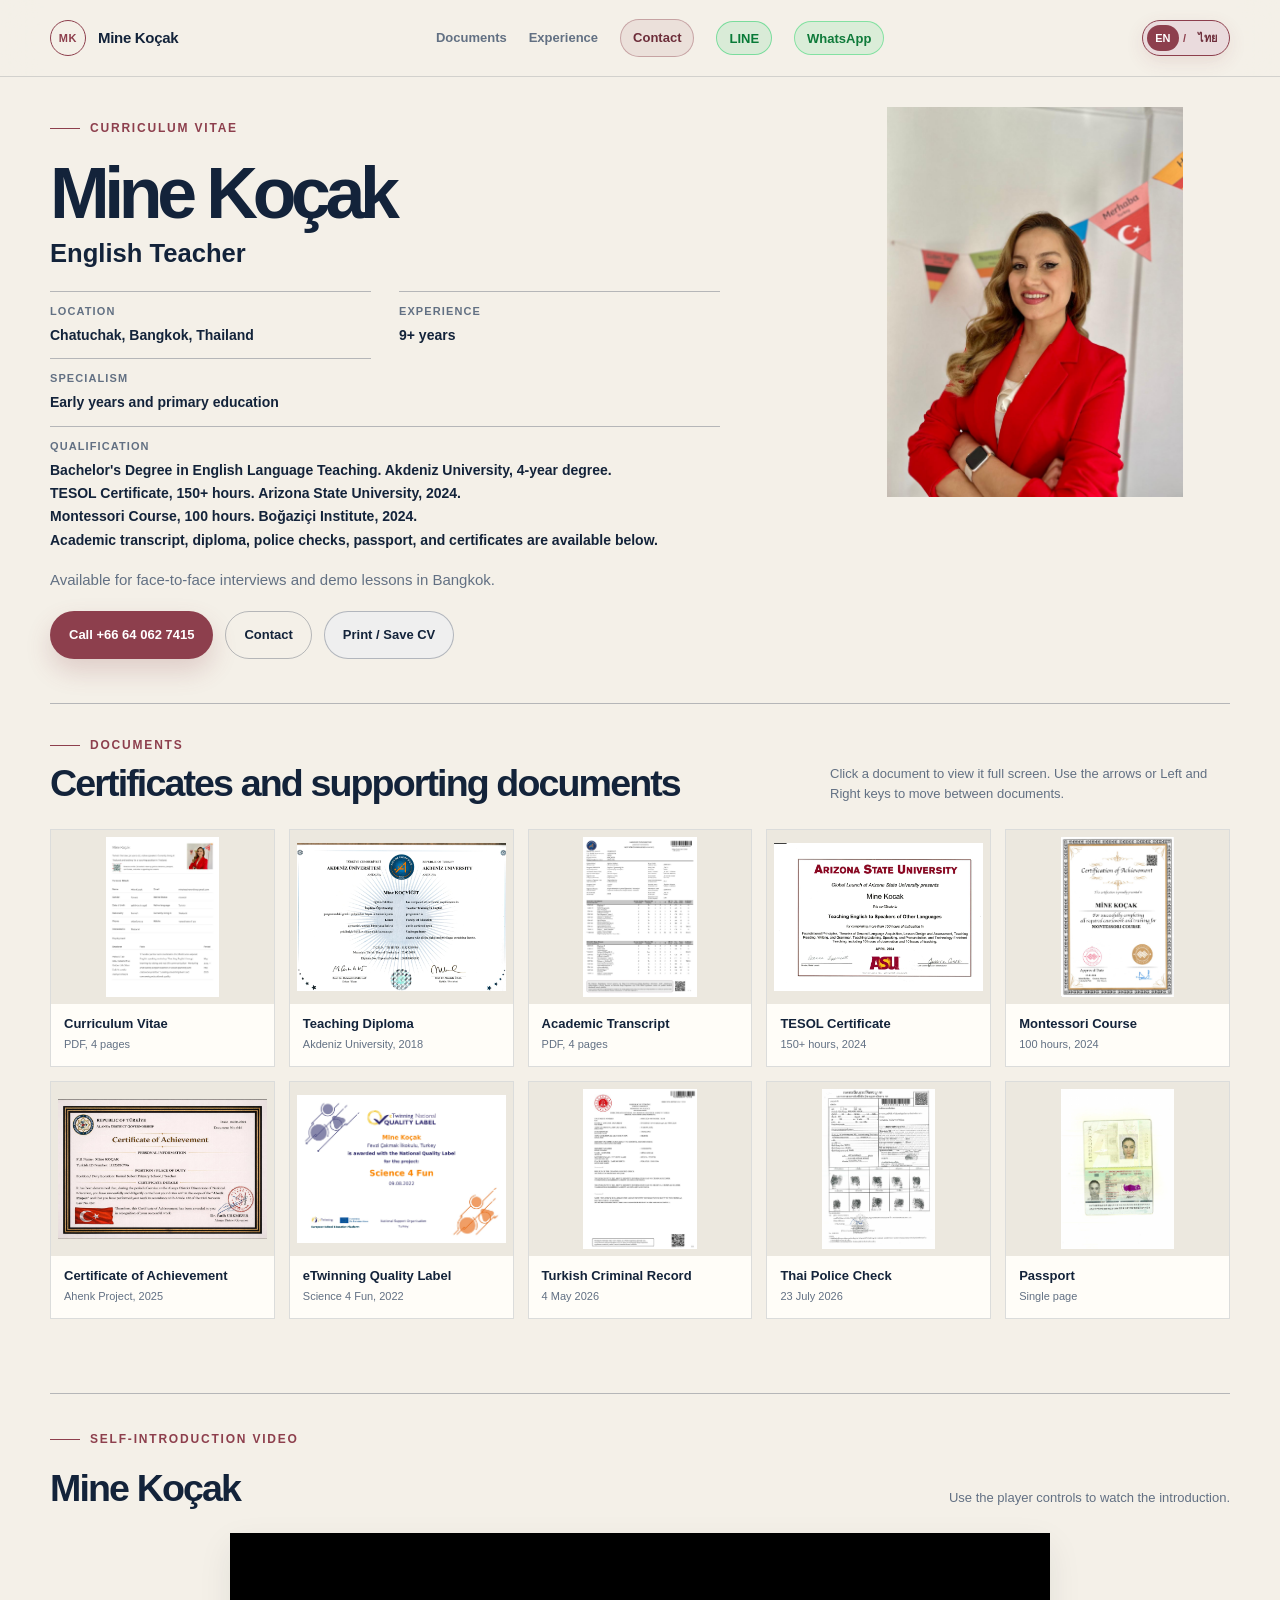
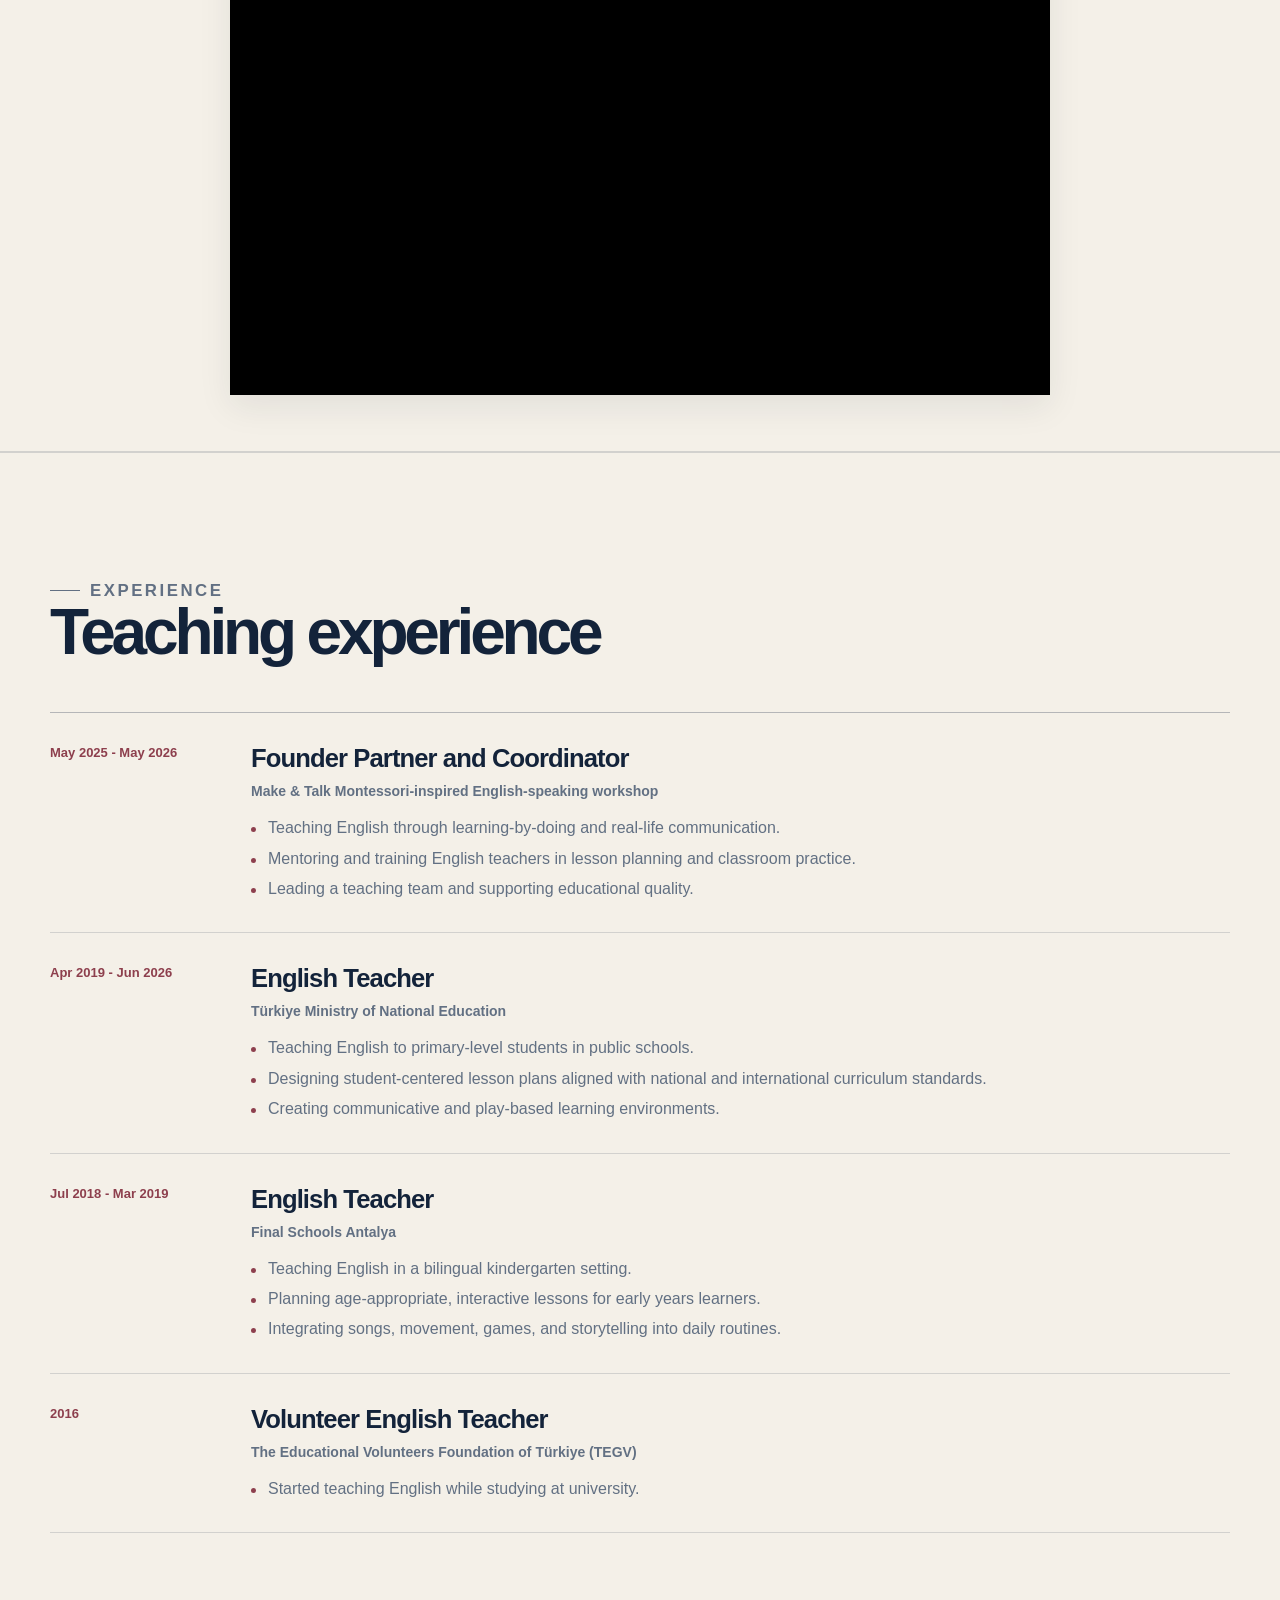
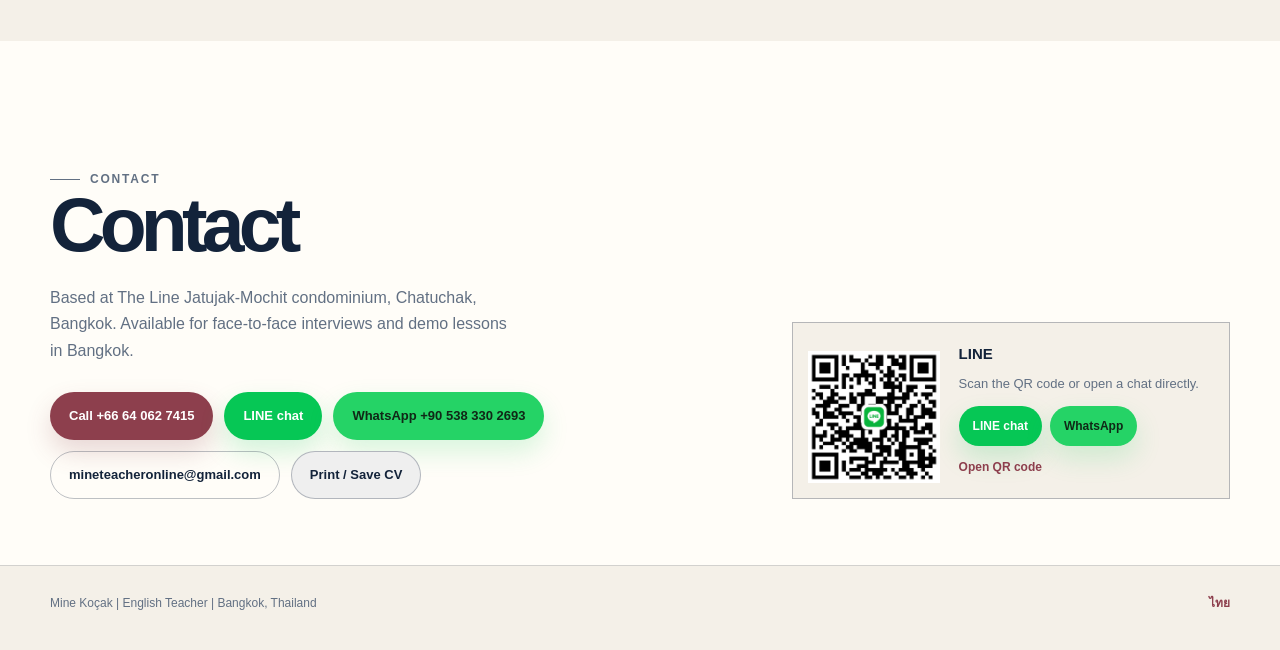
<file: index.html>
<!doctype html>
<html lang="en">
  <head>
    <meta charset="utf-8">
    <meta name="viewport" content="width=device-width, initial-scale=1">
    <meta name="robots" content="noindex,follow">
    <title>Mine Koçak | English Teacher</title>
    <link rel="icon" href="./favicon.svg" type="image/svg+xml">
    <script defer src="./site.js"></script>
  </head>
  <body data-router="root">
    <main class="container" style="padding: 40px 0">
      <p>Opening Mine Koçak's CV.</p>
      <p><a href="./en/">Open English</a> or <a href="./th/">เปิดภาษาไทย</a></p>
    </main>
  </body>
</html>
</file>
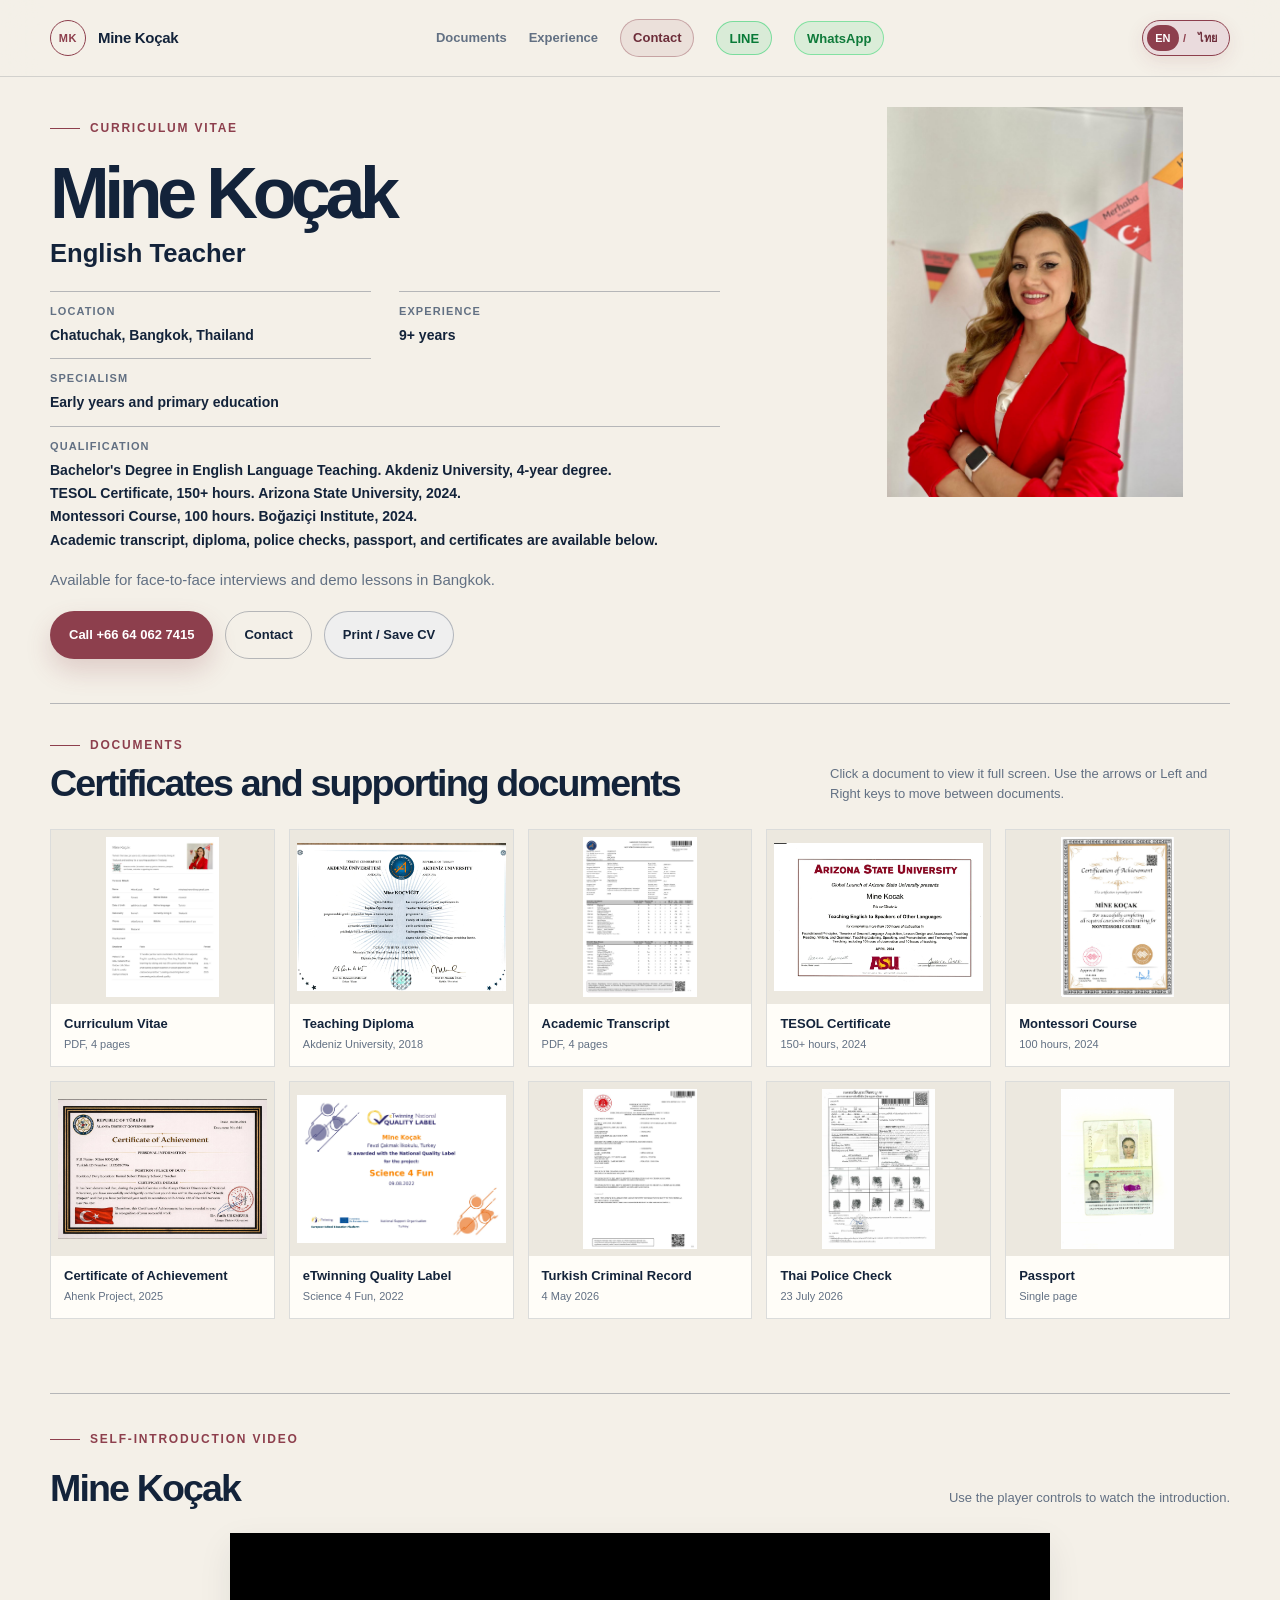
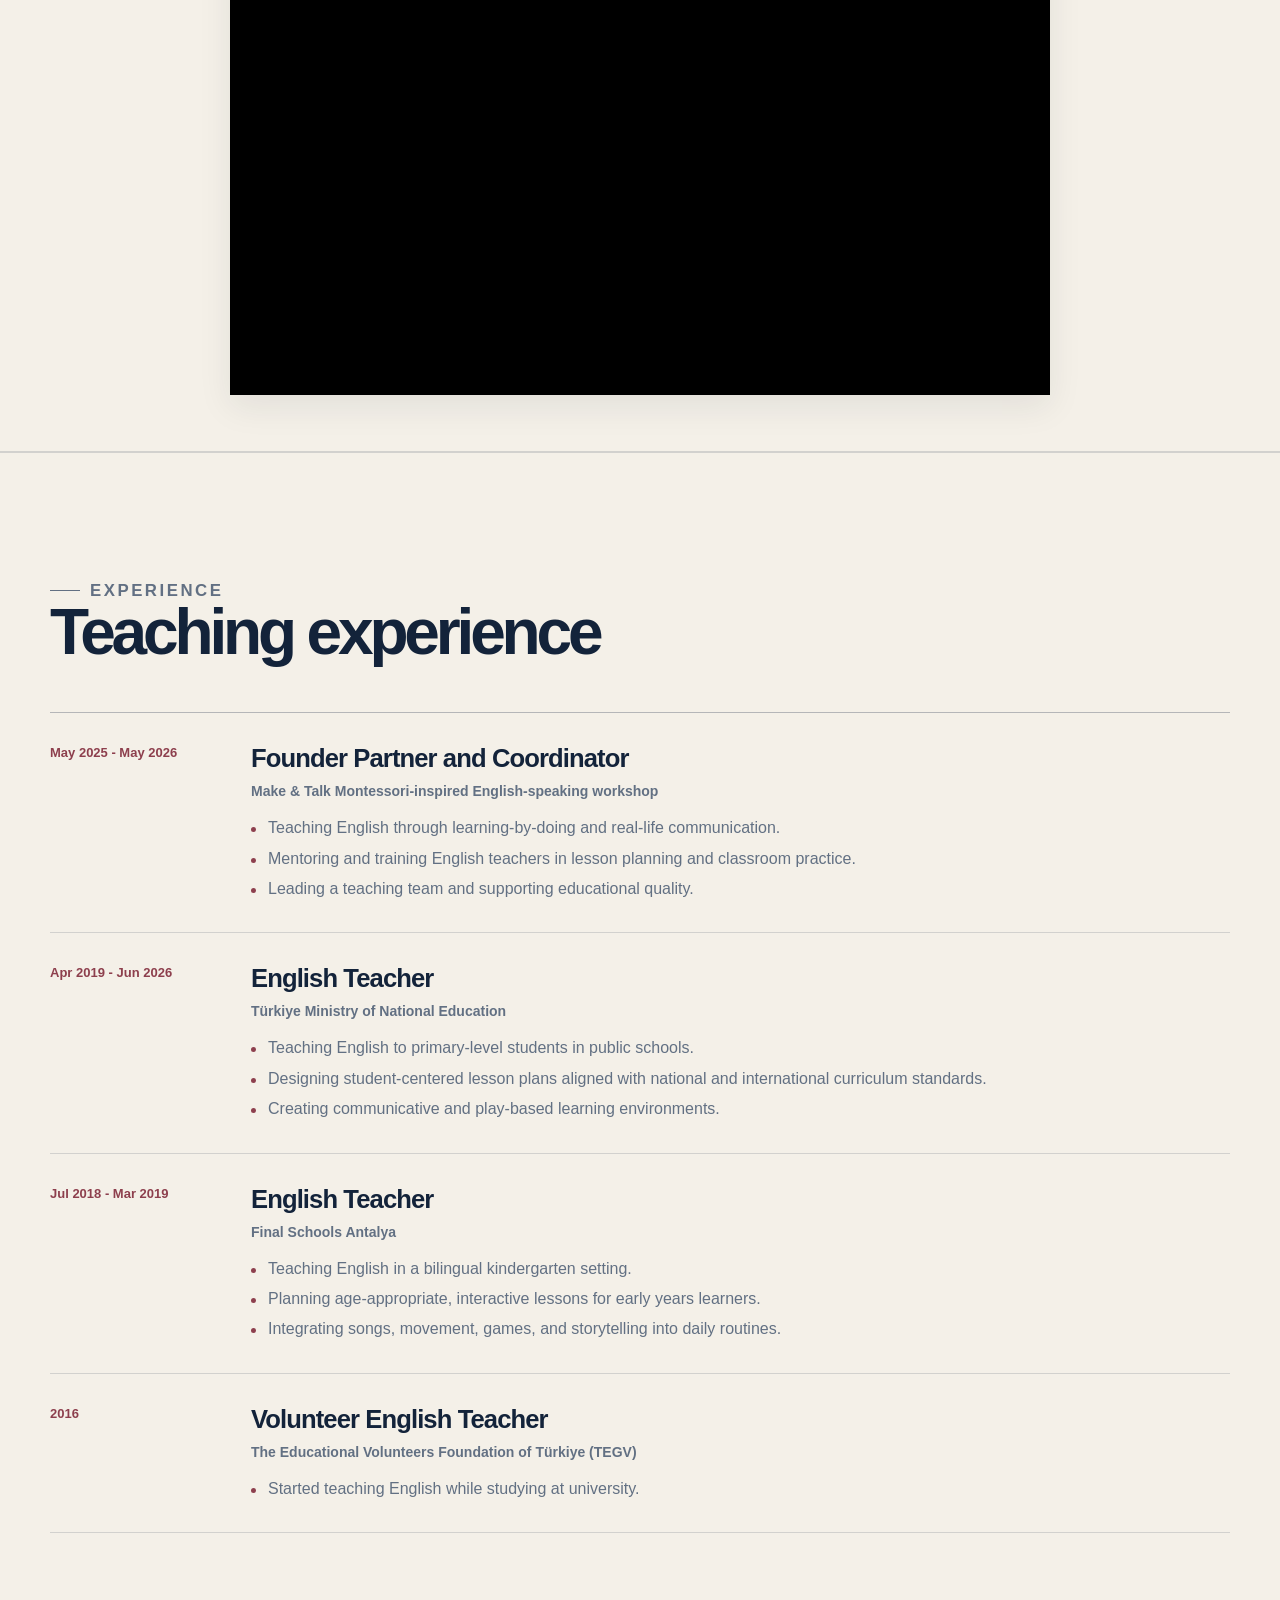
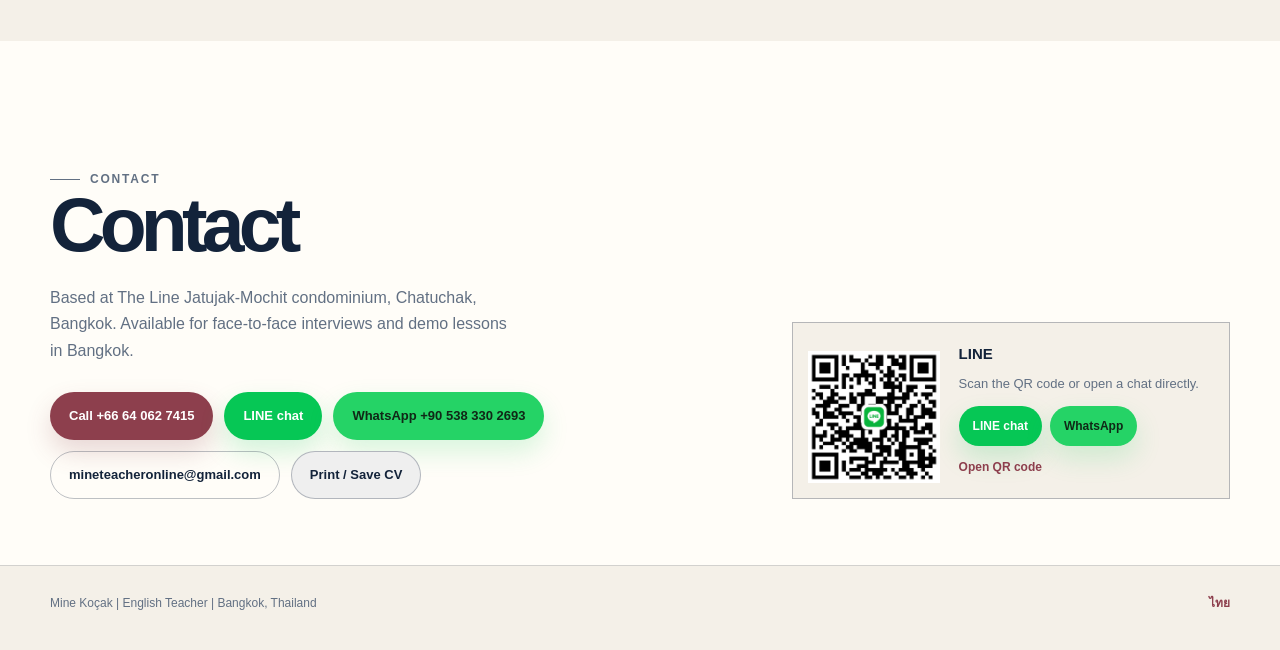
<file: en/index.html>
<!doctype html>
<html lang="en">
  <head>
    <meta charset="utf-8">
    <meta name="viewport" content="width=device-width, initial-scale=1">
    <meta name="description" content="Mine Koçak, English Teacher in Bangkok, Thailand. Professional CV, teaching experience, education, certifications, and contact details.">
    <meta name="theme-color" content="#f4f0e8">
    <meta property="og:type" content="profile">
    <meta property="og:title" content="Mine Koçak | English Teacher">
    <meta property="og:description" content="Professional CV for Mine Koçak, English Teacher in Bangkok, Thailand.">
    <meta property="og:url" content="https://onurhuseyinkocak.github.io/mine-kocak-english-teacher/en/">
    <meta property="og:image" content="https://onurhuseyinkocak.github.io/mine-kocak-english-teacher/assets/og-image.jpg">
    <meta property="og:image:alt" content="Mine Koçak professional portrait">
    <meta name="twitter:card" content="summary_large_image">
    <link rel="canonical" href="https://onurhuseyinkocak.github.io/mine-kocak-english-teacher/en/">
    <link rel="alternate" hreflang="en" href="https://onurhuseyinkocak.github.io/mine-kocak-english-teacher/en/">
    <link rel="alternate" hreflang="th" href="https://onurhuseyinkocak.github.io/mine-kocak-english-teacher/th/">
    <link rel="alternate" hreflang="x-default" href="https://onurhuseyinkocak.github.io/mine-kocak-english-teacher/">
    <link rel="icon" href="../favicon.svg" type="image/svg+xml">
    <link rel="manifest" href="../site.webmanifest">
    <link rel="preload" as="image" href="../assets/mine-kocak-portrait-2026.jpeg">
    <link rel="stylesheet" href="../styles.css">
    <script defer src="../site.js"></script>
    <script type="application/ld+json">
      {"@context":"https://schema.org","@type":"Person","name":"Mine Koçak","jobTitle":"English Teacher","email":"mailto:mineteacheronline@gmail.com","telephone":"+66640627415","image":"https://onurhuseyinkocak.github.io/mine-kocak-english-teacher/assets/mine-kocak-portrait-2026.jpeg","url":"https://onurhuseyinkocak.github.io/mine-kocak-english-teacher/en/","address":{"@type":"PostalAddress","addressLocality":"Chatuchak, Bangkok","addressCountry":"TH"},"alumniOf":{"@type":"CollegeOrUniversity","name":"Akdeniz University"}}
    </script>
    <title>Mine Koçak | English Teacher</title>
  </head>
  <body data-lang="en">
    <a class="skip-link" href="#main-content">Skip to content</a>
    <header class="site-header"><div class="header-inner"><a class="brand" href="../" aria-label="Mine Koçak home"><span class="brand-mark" aria-hidden="true">MK</span><span>Mine Koçak</span></a><nav class="site-nav" aria-label="Primary navigation"><a href="#documents">Documents</a><a href="#experience">Experience</a><a href="#contact">Contact</a><a class="nav-contact-link nav-contact-line" href="https://line.me/ti/p/~minekocak" target="_blank" rel="noopener">LINE</a><a class="nav-contact-link nav-contact-whatsapp" href="https://wa.me/905383302693" target="_blank" rel="noopener">WhatsApp</a></nav><div class="language-switcher" aria-label="Language selection"><a class="active" href="../en/" data-language="en" aria-current="page">EN</a><span aria-hidden="true">/</span><a href="../th/" data-language="th">ไทย</a></div></div></header>

    <div class="page-shell">
      <main id="main-content">
        <section class="hero cv-hero">
          <div class="container hero-top">
            <div class="hero-copy"><p class="hero-kicker">Curriculum vitae</p><h1>Mine Koçak</h1><p class="hero-role">English Teacher</p><dl class="hero-facts"><div><dt>Location</dt><dd>Chatuchak, Bangkok, Thailand</dd></div><div><dt>Experience</dt><dd>9+ years</dd></div><div><dt>Specialism</dt><dd>Early years and primary education</dd></div><div class="hero-fact-wide"><dt>Qualification</dt><dd><span>Bachelor's Degree in English Language Teaching. Akdeniz University, 4-year degree.</span><span>TESOL Certificate, 150+ hours. Arizona State University, 2024.</span><span>Montessori Course, 100 hours. Boğaziçi Institute, 2024.</span><span>Academic transcript, diploma, police checks, passport, and certificates are available below.</span></dd></div></dl><p class="hero-availability">Available for face-to-face interviews and demo lessons in Bangkok.</p><div class="hero-actions"><a class="button button-accent" href="tel:+66640627415">Call +66 64 062 7415</a><a class="button button-quiet" href="#contact">Contact</a><button class="button button-quiet" type="button" onclick="window.print()">Print / Save CV</button></div></div>
            <div class="hero-visual"><div class="portrait-wrap"><div class="portrait-frame"><img src="../assets/mine-kocak-portrait-2026.jpeg" width="1213" height="1600" alt="Mine Koçak" fetchpriority="high"></div><div class="portrait-caption"><span><strong>English Teacher</strong>Bangkok, Thailand</span></div></div></div>
          </div>

          <div id="documents" class="container document-block"><div class="document-block-head"><div><p class="section-kicker">Documents</p><h2>Certificates and supporting documents</h2></div><p>Click a document to view it full screen. Use the arrows or Left and Right keys to move between documents.</p></div><div class="document-grid" aria-label="Certificates and supporting documents">
            <button class="document-card" type="button" data-document-card data-document-pdf="../assets/documents/mine-kocak-resume-with-qr.pdf" data-document-title="Curriculum Vitae" data-document-meta="Mine_Kocak_Resume_with_QR (1).pdf" data-document-alt="Curriculum Vitae for Mine Koçak"><span class="document-thumb"><img src="../assets/documents/mine-kocak-resume-with-qr-preview.jpg" alt=""></span><span class="document-name">Curriculum Vitae</span><span class="document-meta">PDF, 4 pages</span></button>
            <button class="document-card" type="button" data-document-card data-document-src="../assets/documents/mine-kocak-diploma.jpeg" data-document-title="Bachelor's Degree in English Language Teaching" data-document-meta="Akdeniz University, Faculty of Education, 2018" data-document-alt="Mine Koçak diploma from Akdeniz University"><span class="document-thumb"><img src="../assets/documents/mine-kocak-diploma.jpeg" alt=""></span><span class="document-name">Teaching Diploma</span><span class="document-meta">Akdeniz University, 2018</span></button>
            <button class="document-card" type="button" data-document-card data-document-pdf="../assets/documents/mine-kocak-academic-transcript.pdf" data-document-title="Academic Transcript" data-document-meta="Akdeniz University academic transcript" data-document-alt="Mine Koçak academic transcript"><span class="document-thumb"><img src="../assets/documents/mine-kocak-academic-transcript-preview.jpg" alt=""></span><span class="document-name">Academic Transcript</span><span class="document-meta">PDF, 4 pages</span></button>
            <button class="document-card" type="button" data-document-card data-document-src="../assets/documents/mine-kocak-tesol-certificate.jpeg" data-document-title="TESOL Certificate, 150+ hours" data-document-meta="Arizona State University, April 2024" data-document-alt="Mine Koçak TESOL certificate"><span class="document-thumb"><img src="../assets/documents/mine-kocak-tesol-certificate.jpeg" alt=""></span><span class="document-name">TESOL Certificate</span><span class="document-meta">150+ hours, 2024</span></button>
            <button class="document-card" type="button" data-document-card data-document-src="../assets/documents/mine-kocak-montessori-certificate.jpeg" data-document-title="Montessori Course, 100 hours" data-document-meta="Boğaziçi Institute, 15 November 2024" data-document-alt="Mine Koçak Montessori certificate"><span class="document-thumb"><img src="../assets/documents/mine-kocak-montessori-certificate.jpeg" alt=""></span><span class="document-name">Montessori Course</span><span class="document-meta">100 hours, 2024</span></button>
            <button class="document-card" type="button" data-document-card data-document-src="../assets/documents/mine-kocak-achievement-certificate.jpeg" data-document-title="Certificate of Achievement" data-document-meta="Alanya District Governorship, Ahenk Project, 4 June 2025" data-document-alt="Mine Koçak Certificate of Achievement"><span class="document-thumb"><img src="../assets/documents/mine-kocak-achievement-certificate.jpeg" alt=""></span><span class="document-name">Certificate of Achievement</span><span class="document-meta">Ahenk Project, 2025</span></button>
            <button class="document-card" type="button" data-document-card data-document-src="../assets/documents/mine-kocak-etwinning-quality-label.jpg" data-document-title="eTwinning National Quality Label" data-document-meta="Science 4 Fun project, European School Education Platform Turkey, 9 August 2022" data-document-alt="eTwinning National Quality Label for Mine Koçak's Science 4 Fun project"><span class="document-thumb"><img src="../assets/documents/mine-kocak-etwinning-quality-label.jpg" alt=""></span><span class="document-name">eTwinning Quality Label</span><span class="document-meta">Science 4 Fun, 2022</span></button>
            <button class="document-card" type="button" data-document-card data-document-src="../assets/documents/mine-kocak-turkish-criminal-record-preview.jpg" data-document-title="Turkish Criminal Record Check" data-document-meta="Republic of Türkiye Ministry of Justice, 4 May 2026" data-document-alt="Turkish criminal record check for Mine Koçak"><span class="document-thumb"><img src="../assets/documents/mine-kocak-turkish-criminal-record-preview.jpg" alt=""></span><span class="document-name">Turkish Criminal Record</span><span class="document-meta">4 May 2026</span></button>
            <button class="document-card" type="button" data-document-card data-document-src="../assets/documents/mine-kocak-thai-police-check-preview.jpg" data-document-title="Thai Police Check" data-document-meta="Police clearance document supplied on 23 July 2026" data-document-alt="Thai police check for Mine Koçak"><span class="document-thumb"><img src="../assets/documents/mine-kocak-thai-police-check-preview.jpg" alt=""></span><span class="document-name">Thai Police Check</span><span class="document-meta">23 July 2026</span></button>
            <button class="document-card" type="button" data-document-card data-document-src="../assets/documents/mine-kocak-passport-preview.jpg" data-document-title="Passport" data-document-meta="Passport document supplied on 23 July 2026" data-document-alt="Passport document for Mine Koçak"><span class="document-thumb"><img src="../assets/documents/mine-kocak-passport-preview.jpg" alt=""></span><span class="document-name">Passport</span><span class="document-meta">Single page</span></button>
          </div></div>

          <div class="container hero-video"><div class="document-block-head"><div><p class="section-kicker">Self-introduction video</p><h2>Mine Koçak</h2></div><p>Use the player controls to watch the introduction.</p></div><div class="inline-video"><iframe src="https://www.youtube-nocookie.com/embed/Rat-CJzBnJg?rel=0&modestbranding=1" title="Mine Koçak self-introduction video" loading="lazy" allow="accelerometer; clipboard-write; encrypted-media; gyroscope; picture-in-picture" allowfullscreen></iframe></div></div>
        </section>

        <section id="experience" class="experience-section"><div class="container"><div class="section-head"><p class="section-kicker">Experience</p><h2>Teaching experience</h2></div><div class="timeline"><article class="timeline-item"><div class="timeline-date">May 2025 - May 2026</div><div class="timeline-content"><h3>Founder Partner and Coordinator</h3><p class="organization">Make &amp; Talk Montessori-inspired English-speaking workshop</p><ul><li>Teaching English through learning-by-doing and real-life communication.</li><li>Mentoring and training English teachers in lesson planning and classroom practice.</li><li>Leading a teaching team and supporting educational quality.</li></ul></div></article><article class="timeline-item"><div class="timeline-date">Apr 2019 - Jun 2026</div><div class="timeline-content"><h3>English Teacher</h3><p class="organization">Türkiye Ministry of National Education</p><ul><li>Teaching English to primary-level students in public schools.</li><li>Designing student-centered lesson plans aligned with national and international curriculum standards.</li><li>Creating communicative and play-based learning environments.</li></ul></div></article><article class="timeline-item"><div class="timeline-date">Jul 2018 - Mar 2019</div><div class="timeline-content"><h3>English Teacher</h3><p class="organization">Final Schools Antalya</p><ul><li>Teaching English in a bilingual kindergarten setting.</li><li>Planning age-appropriate, interactive lessons for early years learners.</li><li>Integrating songs, movement, games, and storytelling into daily routines.</li></ul></div></article><article class="timeline-item"><div class="timeline-date">2016</div><div class="timeline-content"><h3>Volunteer English Teacher</h3><p class="organization">The Educational Volunteers Foundation of Türkiye (TEGV)</p><ul><li>Started teaching English while studying at university.</li></ul></div></article></div></div></section>

        <section id="contact" class="contact-section"><div class="container contact-layout"><div class="contact-copy"><p class="section-kicker">Contact</p><h2>Contact</h2><p>Based at The Line Jatujak-Mochit condominium, Chatuchak, Bangkok. Available for face-to-face interviews and demo lessons in Bangkok.</p><div class="contact-actions"><a class="button button-accent" href="tel:+66640627415">Call +66 64 062 7415</a><a class="button button-line" href="https://line.me/ti/p/~minekocak" target="_blank" rel="noopener">LINE chat</a><a class="button button-whatsapp" href="https://wa.me/905383302693" target="_blank" rel="noopener">WhatsApp +90 538 330 2693</a><a class="button button-quiet" href="mailto:mineteacheronline@gmail.com">mineteacheronline@gmail.com</a><button class="button button-quiet" type="button" onclick="window.print()">Print / Save CV</button></div></div><div class="line-card"><a class="line-qr-link" href="../assets/line-qr.jpg" target="_blank" rel="noopener" download="mine-kocak-line-qr.jpg"><img src="../assets/line-qr.jpg" width="900" height="900" alt="LINE QR code for Mine Koçak"></a><div><strong>LINE</strong><p>Scan the QR code or open a chat directly.</p><div class="contact-channels"><a class="button button-small button-line" href="https://line.me/ti/p/~minekocak" target="_blank" rel="noopener">LINE chat</a><a class="button button-small button-whatsapp" href="https://wa.me/905383302693" target="_blank" rel="noopener">WhatsApp</a></div><a class="line-qr-text-link" href="../assets/line-qr.jpg" target="_blank" rel="noopener" download="mine-kocak-line-qr.jpg">Open QR code</a></div></div></div></section>
      </main>
      <footer class="site-footer"><div class="container footer-inner"><span>Mine Koçak | English Teacher | Bangkok, Thailand</span><span><a href="../th/" data-language="th">ไทย</a></span></div></footer>
    </div>

    <dialog id="document-dialog" aria-labelledby="document-dialog-title"><div class="document-dialog-inner"><button class="document-dialog-close" type="button" data-document-close aria-label="Close document">×</button><button class="document-nav document-nav-prev" type="button" data-document-prev aria-label="Previous document">‹</button><button class="document-nav document-nav-next" type="button" data-document-next aria-label="Next document">›</button><div class="document-dialog-head"><div><h2 id="document-dialog-title">Document</h2><p id="document-dialog-meta"></p></div><span id="document-dialog-counter" aria-live="polite"></span></div><div class="document-dialog-stage"><img id="document-dialog-image" alt=""><iframe id="document-dialog-pdf" title="Document preview" hidden></iframe></div></div></dialog>
  </body>
</html>
</file>
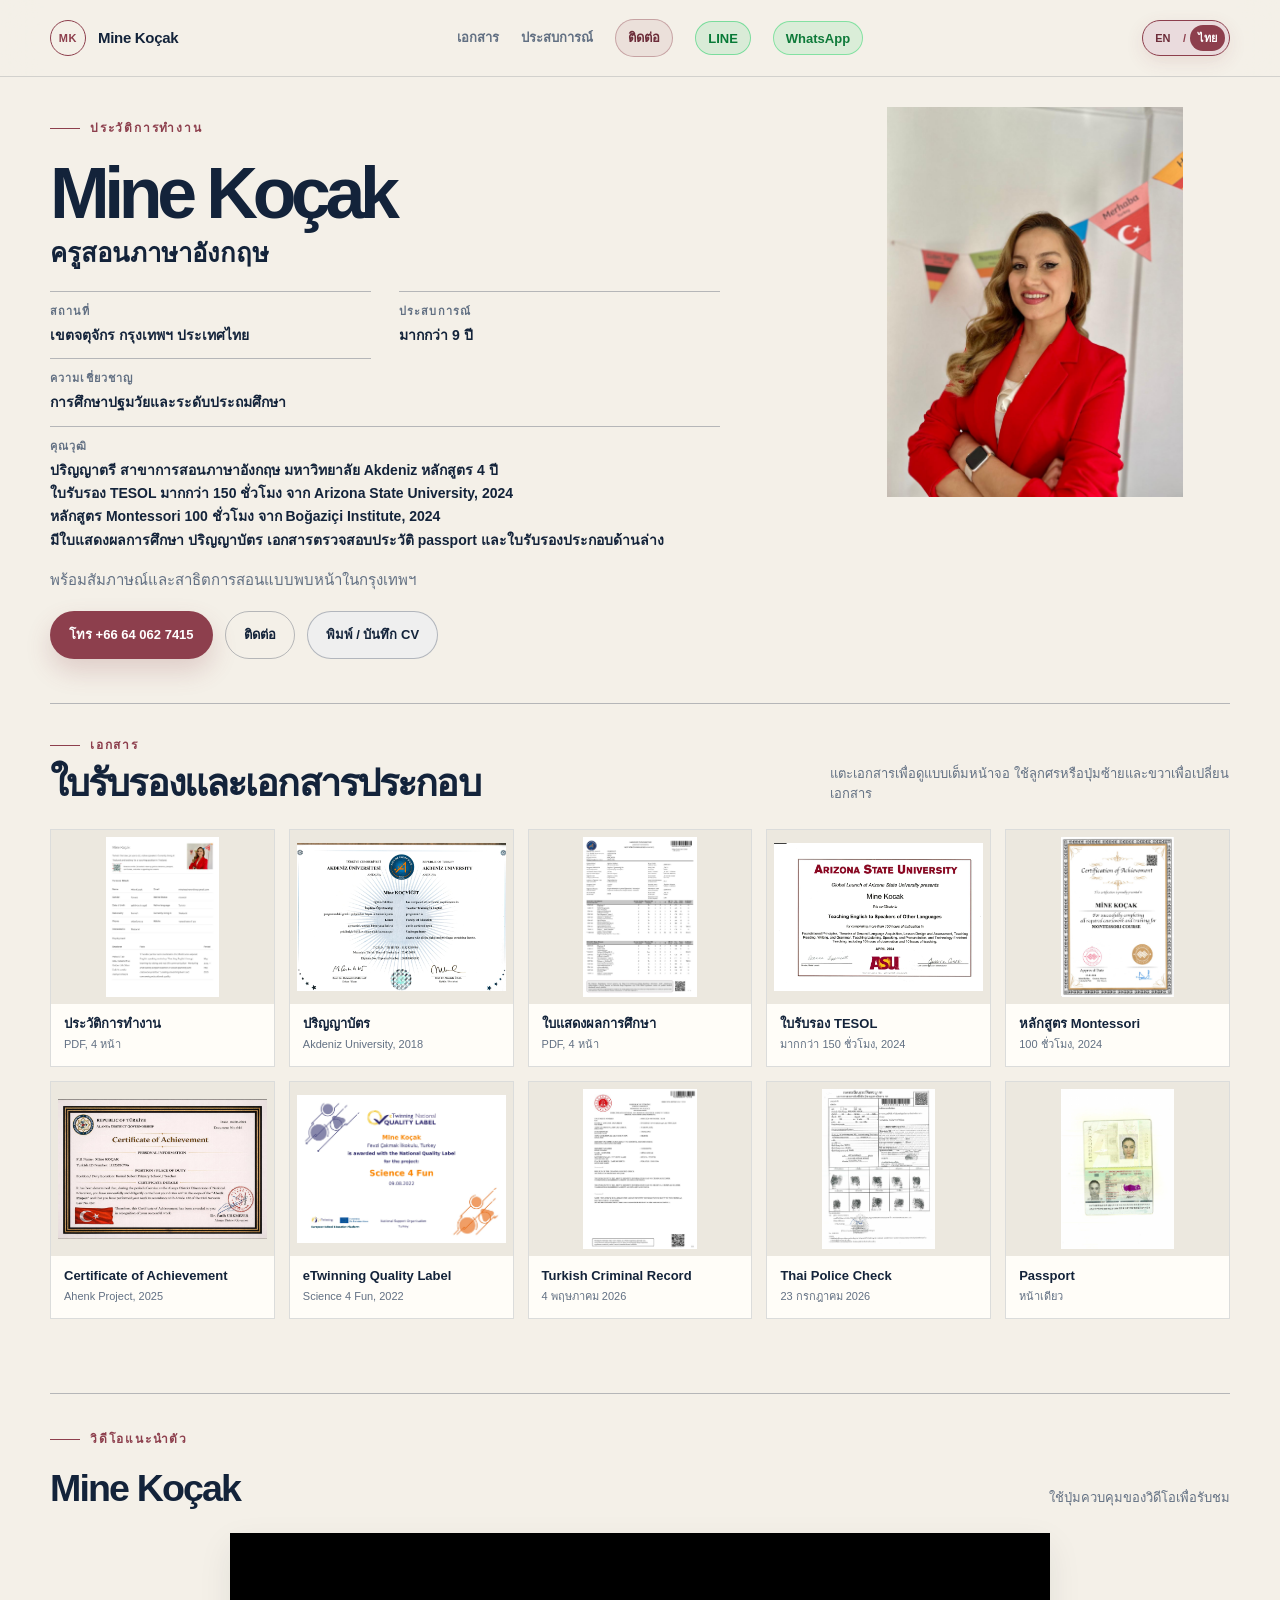
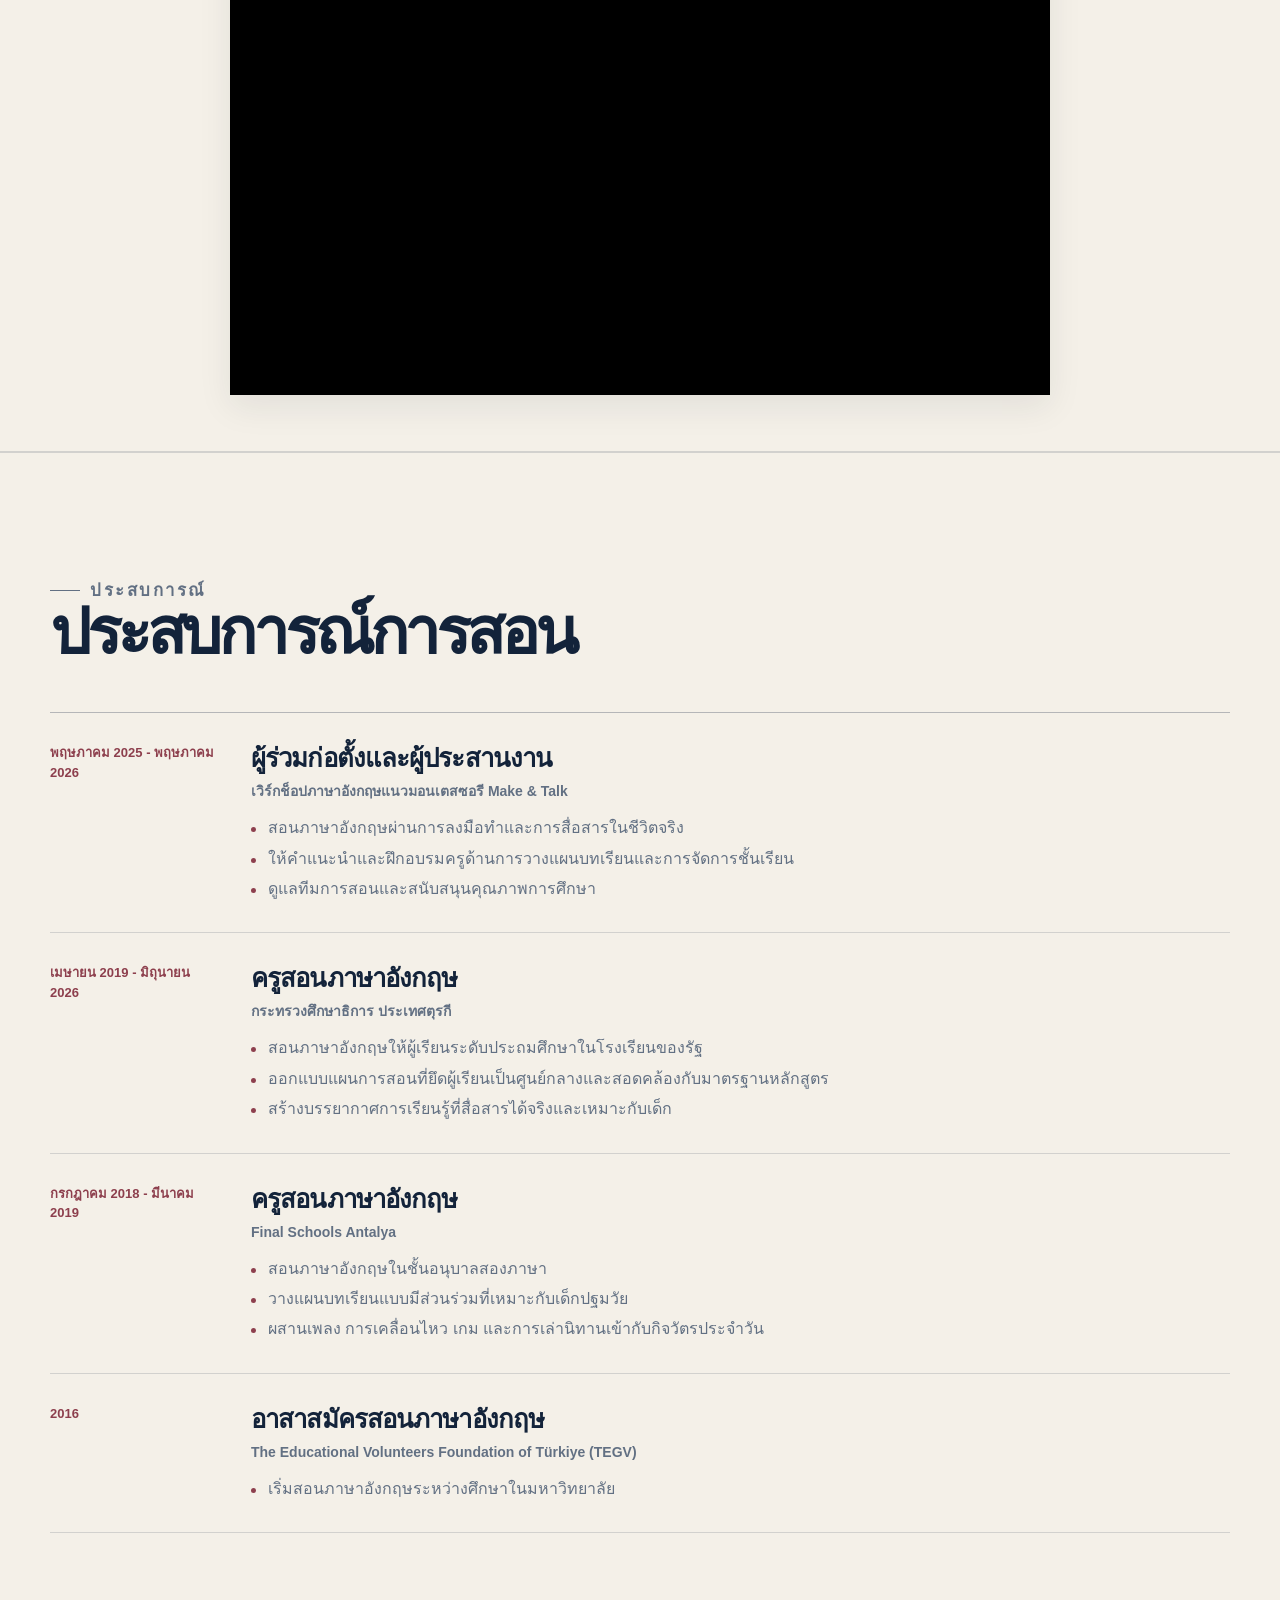
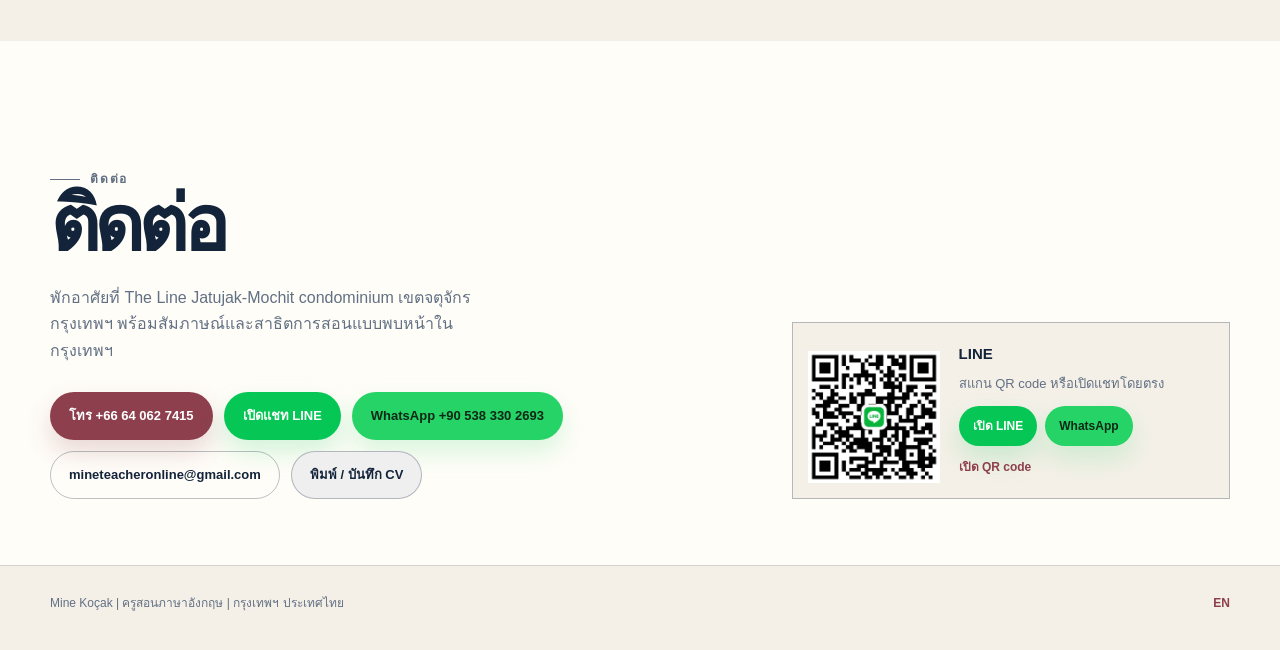
<file: th/index.html>
<!doctype html>
<html lang="th">
  <head>
    <meta charset="utf-8">
    <meta name="viewport" content="width=device-width, initial-scale=1">
    <meta name="description" content="Mine Koçak ครูสอนภาษาอังกฤษในกรุงเทพฯ ประเทศไทย ประวัติการทำงาน วุฒิการศึกษา ใบรับรอง และข้อมูลติดต่อ">
    <meta name="theme-color" content="#f4f0e8">
    <meta property="og:type" content="profile">
    <meta property="og:title" content="Mine Koçak | ครูสอนภาษาอังกฤษ">
    <meta property="og:description" content="ประวัติการทำงานของ Mine Koçak ครูสอนภาษาอังกฤษในกรุงเทพฯ ประเทศไทย">
    <meta property="og:url" content="https://onurhuseyinkocak.github.io/mine-kocak-english-teacher/th/">
    <meta property="og:image" content="https://onurhuseyinkocak.github.io/mine-kocak-english-teacher/assets/og-image.jpg">
    <meta property="og:image:alt" content="ภาพถ่ายมืออาชีพของ Mine Koçak">
    <meta name="twitter:card" content="summary_large_image">
    <link rel="canonical" href="https://onurhuseyinkocak.github.io/mine-kocak-english-teacher/th/">
    <link rel="alternate" hreflang="en" href="https://onurhuseyinkocak.github.io/mine-kocak-english-teacher/en/">
    <link rel="alternate" hreflang="th" href="https://onurhuseyinkocak.github.io/mine-kocak-english-teacher/th/">
    <link rel="alternate" hreflang="x-default" href="https://onurhuseyinkocak.github.io/mine-kocak-english-teacher/">
    <link rel="icon" href="../favicon.svg" type="image/svg+xml">
    <link rel="manifest" href="../site.webmanifest">
    <link rel="preload" as="image" href="../assets/mine-kocak-portrait-2026.jpeg">
    <link rel="stylesheet" href="../styles.css">
    <script defer src="../site.js"></script>
    <script type="application/ld+json">
      {"@context":"https://schema.org","@type":"Person","name":"Mine Koçak","jobTitle":"English Teacher","email":"mailto:mineteacheronline@gmail.com","telephone":"+66640627415","image":"https://onurhuseyinkocak.github.io/mine-kocak-english-teacher/assets/mine-kocak-portrait-2026.jpeg","url":"https://onurhuseyinkocak.github.io/mine-kocak-english-teacher/th/","address":{"@type":"PostalAddress","addressLocality":"จตุจักร กรุงเทพฯ","addressCountry":"TH"},"alumniOf":{"@type":"CollegeOrUniversity","name":"Akdeniz University"}}
    </script>
    <title>Mine Koçak | ครูสอนภาษาอังกฤษ</title>
  </head>
  <body data-lang="th">
    <a class="skip-link" href="#main-content">ข้ามไปยังเนื้อหา</a>
    <header class="site-header"><div class="header-inner"><a class="brand" href="../" aria-label="หน้าแรกของ Mine Koçak"><span class="brand-mark" aria-hidden="true">MK</span><span>Mine Koçak</span></a><nav class="site-nav" aria-label="เมนูหลัก"><a href="#documents">เอกสาร</a><a href="#experience">ประสบการณ์</a><a href="#contact">ติดต่อ</a><a class="nav-contact-link nav-contact-line" href="https://line.me/ti/p/~minekocak" target="_blank" rel="noopener">LINE</a><a class="nav-contact-link nav-contact-whatsapp" href="https://wa.me/905383302693" target="_blank" rel="noopener">WhatsApp</a></nav><div class="language-switcher" aria-label="เลือกภาษา"><a href="../en/" data-language="en">EN</a><span aria-hidden="true">/</span><a class="active" href="../th/" data-language="th" aria-current="page">ไทย</a></div></div></header>

    <div class="page-shell">
      <main id="main-content">
        <section class="hero cv-hero">
          <div class="container hero-top"><div class="hero-copy"><p class="hero-kicker">ประวัติการทำงาน</p><h1>Mine Koçak</h1><p class="hero-role">ครูสอนภาษาอังกฤษ</p><dl class="hero-facts"><div><dt>สถานที่</dt><dd>เขตจตุจักร กรุงเทพฯ ประเทศไทย</dd></div><div><dt>ประสบการณ์</dt><dd>มากกว่า 9 ปี</dd></div><div><dt>ความเชี่ยวชาญ</dt><dd>การศึกษาปฐมวัยและระดับประถมศึกษา</dd></div><div class="hero-fact-wide"><dt>คุณวุฒิ</dt><dd><span>ปริญญาตรี สาขาการสอนภาษาอังกฤษ มหาวิทยาลัย Akdeniz หลักสูตร 4 ปี</span><span>ใบรับรอง TESOL มากกว่า 150 ชั่วโมง จาก Arizona State University, 2024</span><span>หลักสูตร Montessori 100 ชั่วโมง จาก Boğaziçi Institute, 2024</span><span>มีใบแสดงผลการศึกษา ปริญญาบัตร เอกสารตรวจสอบประวัติ passport และใบรับรองประกอบด้านล่าง</span></dd></div></dl><p class="hero-availability">พร้อมสัมภาษณ์และสาธิตการสอนแบบพบหน้าในกรุงเทพฯ</p><div class="hero-actions"><a class="button button-accent" href="tel:+66640627415">โทร +66 64 062 7415</a><a class="button button-quiet" href="#contact">ติดต่อ</a><button class="button button-quiet" type="button" onclick="window.print()">พิมพ์ / บันทึก CV</button></div></div><div class="hero-visual"><div class="portrait-wrap"><div class="portrait-frame"><img src="../assets/mine-kocak-portrait-2026.jpeg" width="1213" height="1600" alt="ภาพถ่าย Mine Koçak" fetchpriority="high"></div><div class="portrait-caption"><span><strong>ครูสอนภาษาอังกฤษ</strong>กรุงเทพฯ ประเทศไทย</span></div></div></div></div>

          <div id="documents" class="container document-block"><div class="document-block-head"><div><p class="section-kicker">เอกสาร</p><h2>ใบรับรองและเอกสารประกอบ</h2></div><p>แตะเอกสารเพื่อดูแบบเต็มหน้าจอ ใช้ลูกศรหรือปุ่มซ้ายและขวาเพื่อเปลี่ยนเอกสาร</p></div><div class="document-grid" aria-label="ใบรับรองและเอกสารประกอบ">
            <button class="document-card" type="button" data-document-card data-document-pdf="../assets/documents/mine-kocak-resume-with-qr.pdf" data-document-title="ประวัติการทำงาน" data-document-meta="Mine_Kocak_Resume_with_QR (1).pdf" data-document-alt="ประวัติการทำงานของ Mine Koçak"><span class="document-thumb"><img src="../assets/documents/mine-kocak-resume-with-qr-preview.jpg" alt=""></span><span class="document-name">ประวัติการทำงาน</span><span class="document-meta">PDF, 4 หน้า</span></button>
            <button class="document-card" type="button" data-document-card data-document-src="../assets/documents/mine-kocak-diploma.jpeg" data-document-title="ปริญญาตรี สาขาการสอนภาษาอังกฤษ" data-document-meta="Akdeniz University, Faculty of Education, 2018" data-document-alt="ปริญญาบัตรของ Mine Koçak จาก Akdeniz University"><span class="document-thumb"><img src="../assets/documents/mine-kocak-diploma.jpeg" alt=""></span><span class="document-name">ปริญญาบัตร</span><span class="document-meta">Akdeniz University, 2018</span></button>
            <button class="document-card" type="button" data-document-card data-document-pdf="../assets/documents/mine-kocak-academic-transcript.pdf" data-document-title="ใบแสดงผลการศึกษา" data-document-meta="Akdeniz University academic transcript" data-document-alt="ใบแสดงผลการศึกษาของ Mine Koçak"><span class="document-thumb"><img src="../assets/documents/mine-kocak-academic-transcript-preview.jpg" alt=""></span><span class="document-name">ใบแสดงผลการศึกษา</span><span class="document-meta">PDF, 4 หน้า</span></button>
            <button class="document-card" type="button" data-document-card data-document-src="../assets/documents/mine-kocak-tesol-certificate.jpeg" data-document-title="ใบรับรอง TESOL มากกว่า 150 ชั่วโมง" data-document-meta="Arizona State University, เมษายน 2024" data-document-alt="ใบรับรอง TESOL ของ Mine Koçak"><span class="document-thumb"><img src="../assets/documents/mine-kocak-tesol-certificate.jpeg" alt=""></span><span class="document-name">ใบรับรอง TESOL</span><span class="document-meta">มากกว่า 150 ชั่วโมง, 2024</span></button>
            <button class="document-card" type="button" data-document-card data-document-src="../assets/documents/mine-kocak-montessori-certificate.jpeg" data-document-title="หลักสูตร Montessori 100 ชั่วโมง" data-document-meta="Boğaziçi Institute, 15 พฤศจิกายน 2024" data-document-alt="ใบรับรองหลักสูตร Montessori ของ Mine Koçak"><span class="document-thumb"><img src="../assets/documents/mine-kocak-montessori-certificate.jpeg" alt=""></span><span class="document-name">หลักสูตร Montessori</span><span class="document-meta">100 ชั่วโมง, 2024</span></button>
            <button class="document-card" type="button" data-document-card data-document-src="../assets/documents/mine-kocak-achievement-certificate.jpeg" data-document-title="Certificate of Achievement" data-document-meta="Alanya District Governorship, Ahenk Project, 4 มิถุนายน 2025" data-document-alt="Certificate of Achievement ของ Mine Koçak"><span class="document-thumb"><img src="../assets/documents/mine-kocak-achievement-certificate.jpeg" alt=""></span><span class="document-name">Certificate of Achievement</span><span class="document-meta">Ahenk Project, 2025</span></button>
            <button class="document-card" type="button" data-document-card data-document-src="../assets/documents/mine-kocak-etwinning-quality-label.jpg" data-document-title="eTwinning National Quality Label" data-document-meta="โครงการ Science 4 Fun, European School Education Platform Turkey, 9 สิงหาคม 2022" data-document-alt="eTwinning National Quality Label โครงการ Science 4 Fun ของ Mine Koçak"><span class="document-thumb"><img src="../assets/documents/mine-kocak-etwinning-quality-label.jpg" alt=""></span><span class="document-name">eTwinning Quality Label</span><span class="document-meta">Science 4 Fun, 2022</span></button>
            <button class="document-card" type="button" data-document-card data-document-src="../assets/documents/mine-kocak-turkish-criminal-record-preview.jpg" data-document-title="หนังสือรับรองประวัติอาชญากรรมจากตุรกี" data-document-meta="Republic of Türkiye Ministry of Justice, 4 พฤษภาคม 2026" data-document-alt="หนังสือรับรองประวัติอาชญากรรมจากตุรกีของ Mine Koçak"><span class="document-thumb"><img src="../assets/documents/mine-kocak-turkish-criminal-record-preview.jpg" alt=""></span><span class="document-name">Turkish Criminal Record</span><span class="document-meta">4 พฤษภาคม 2026</span></button>
            <button class="document-card" type="button" data-document-card data-document-src="../assets/documents/mine-kocak-thai-police-check-preview.jpg" data-document-title="Thai Police Check" data-document-meta="เอกสารตรวจสอบประวัติจากไทย จัดส่งเมื่อ 23 กรกฎาคม 2026" data-document-alt="Thai Police Check ของ Mine Koçak"><span class="document-thumb"><img src="../assets/documents/mine-kocak-thai-police-check-preview.jpg" alt=""></span><span class="document-name">Thai Police Check</span><span class="document-meta">23 กรกฎาคม 2026</span></button>
            <button class="document-card" type="button" data-document-card data-document-src="../assets/documents/mine-kocak-passport-preview.jpg" data-document-title="Passport" data-document-meta="เอกสาร passport จัดส่งเมื่อ 23 กรกฎาคม 2026" data-document-alt="Passport document ของ Mine Koçak"><span class="document-thumb"><img src="../assets/documents/mine-kocak-passport-preview.jpg" alt=""></span><span class="document-name">Passport</span><span class="document-meta">หน้าเดียว</span></button>
          </div></div>

          <div class="container hero-video"><div class="document-block-head"><div><p class="section-kicker">วิดีโอแนะนำตัว</p><h2>Mine Koçak</h2></div><p>ใช้ปุ่มควบคุมของวิดีโอเพื่อรับชม</p></div><div class="inline-video"><iframe src="https://www.youtube-nocookie.com/embed/Rat-CJzBnJg?rel=0&modestbranding=1" title="วิดีโอแนะนำตัวของ Mine Koçak" loading="lazy" allow="accelerometer; clipboard-write; encrypted-media; gyroscope; picture-in-picture" allowfullscreen></iframe></div></div>
        </section>

        <section id="experience" class="experience-section"><div class="container"><div class="section-head"><p class="section-kicker">ประสบการณ์</p><h2>ประสบการณ์การสอน</h2></div><div class="timeline"><article class="timeline-item"><div class="timeline-date">พฤษภาคม 2025 - พฤษภาคม 2026</div><div class="timeline-content"><h3>ผู้ร่วมก่อตั้งและผู้ประสานงาน</h3><p class="organization">เวิร์กช็อปภาษาอังกฤษแนวมอนเตสซอรี Make &amp; Talk</p><ul><li>สอนภาษาอังกฤษผ่านการลงมือทำและการสื่อสารในชีวิตจริง</li><li>ให้คำแนะนำและฝึกอบรมครูด้านการวางแผนบทเรียนและการจัดการชั้นเรียน</li><li>ดูแลทีมการสอนและสนับสนุนคุณภาพการศึกษา</li></ul></div></article><article class="timeline-item"><div class="timeline-date">เมษายน 2019 - มิถุนายน 2026</div><div class="timeline-content"><h3>ครูสอนภาษาอังกฤษ</h3><p class="organization">กระทรวงศึกษาธิการ ประเทศตุรกี</p><ul><li>สอนภาษาอังกฤษให้ผู้เรียนระดับประถมศึกษาในโรงเรียนของรัฐ</li><li>ออกแบบแผนการสอนที่ยึดผู้เรียนเป็นศูนย์กลางและสอดคล้องกับมาตรฐานหลักสูตร</li><li>สร้างบรรยากาศการเรียนรู้ที่สื่อสารได้จริงและเหมาะกับเด็ก</li></ul></div></article><article class="timeline-item"><div class="timeline-date">กรกฎาคม 2018 - มีนาคม 2019</div><div class="timeline-content"><h3>ครูสอนภาษาอังกฤษ</h3><p class="organization">Final Schools Antalya</p><ul><li>สอนภาษาอังกฤษในชั้นอนุบาลสองภาษา</li><li>วางแผนบทเรียนแบบมีส่วนร่วมที่เหมาะกับเด็กปฐมวัย</li><li>ผสานเพลง การเคลื่อนไหว เกม และการเล่านิทานเข้ากับกิจวัตรประจำวัน</li></ul></div></article><article class="timeline-item"><div class="timeline-date">2016</div><div class="timeline-content"><h3>อาสาสมัครสอนภาษาอังกฤษ</h3><p class="organization">The Educational Volunteers Foundation of Türkiye (TEGV)</p><ul><li>เริ่มสอนภาษาอังกฤษระหว่างศึกษาในมหาวิทยาลัย</li></ul></div></article></div></div></section>

        <section id="contact" class="contact-section"><div class="container contact-layout"><div class="contact-copy"><p class="section-kicker">ติดต่อ</p><h2>ติดต่อ</h2><p>พักอาศัยที่ The Line Jatujak-Mochit condominium เขตจตุจักร กรุงเทพฯ พร้อมสัมภาษณ์และสาธิตการสอนแบบพบหน้าในกรุงเทพฯ</p><div class="contact-actions"><a class="button button-accent" href="tel:+66640627415">โทร +66 64 062 7415</a><a class="button button-line" href="https://line.me/ti/p/~minekocak" target="_blank" rel="noopener">เปิดแชท LINE</a><a class="button button-whatsapp" href="https://wa.me/905383302693" target="_blank" rel="noopener">WhatsApp +90 538 330 2693</a><a class="button button-quiet" href="mailto:mineteacheronline@gmail.com">mineteacheronline@gmail.com</a><button class="button button-quiet" type="button" onclick="window.print()">พิมพ์ / บันทึก CV</button></div></div><div class="line-card"><a class="line-qr-link" href="../assets/line-qr.jpg" target="_blank" rel="noopener" download="mine-kocak-line-qr.jpg"><img src="../assets/line-qr.jpg" width="900" height="900" alt="LINE QR code สำหรับติดต่อ Mine Koçak"></a><div><strong>LINE</strong><p>สแกน QR code หรือเปิดแชทโดยตรง</p><div class="contact-channels"><a class="button button-small button-line" href="https://line.me/ti/p/~minekocak" target="_blank" rel="noopener">เปิด LINE</a><a class="button button-small button-whatsapp" href="https://wa.me/905383302693" target="_blank" rel="noopener">WhatsApp</a></div><a class="line-qr-text-link" href="../assets/line-qr.jpg" target="_blank" rel="noopener" download="mine-kocak-line-qr.jpg">เปิด QR code</a></div></div></div></section>
      </main>
      <footer class="site-footer"><div class="container footer-inner"><span>Mine Koçak | ครูสอนภาษาอังกฤษ | กรุงเทพฯ ประเทศไทย</span><span><a href="../en/" data-language="en">EN</a></span></div></footer>
    </div>

    <dialog id="document-dialog" aria-labelledby="document-dialog-title"><div class="document-dialog-inner"><button class="document-dialog-close" type="button" data-document-close aria-label="ปิดเอกสาร">×</button><button class="document-nav document-nav-prev" type="button" data-document-prev aria-label="เอกสารก่อนหน้า">‹</button><button class="document-nav document-nav-next" type="button" data-document-next aria-label="เอกสารถัดไป">›</button><div class="document-dialog-head"><div><h2 id="document-dialog-title">เอกสาร</h2><p id="document-dialog-meta"></p></div><span id="document-dialog-counter" aria-live="polite"></span></div><div class="document-dialog-stage"><img id="document-dialog-image" alt=""><iframe id="document-dialog-pdf" title="ตัวอย่างเอกสาร" hidden></iframe></div></div></dialog>
  </body>
</html>
</file>
<file: styles.css>
:root {
  color-scheme: light;
  --paper: #f4f0e8;
  --surface: #fffdf8;
  --surface-strong: #ffffff;
  --ink: #13233a;
  --muted: #627083;
  --line: rgba(19, 35, 58, 0.15);
  --line-strong: rgba(19, 35, 58, 0.28);
  --accent: #8d3f4d;
  --accent-deep: #6d2d3a;
  --accent-soft: #eadbdd;
  --navy: #122942;
  --shadow: 0 24px 60px rgba(20, 33, 51, 0.13);
  --shadow-soft: 0 12px 32px rgba(20, 33, 51, 0.08);
  --sans: "Avenir Next", Avenir, "Segoe UI", Helvetica, Arial, sans-serif;
  --serif: Georgia, "Times New Roman", serif;
  --ease-out: cubic-bezier(0.23, 1, 0.32, 1);
}

@media (prefers-color-scheme: dark) {
  :root {
    color-scheme: dark;
    --paper: #101c2b;
    --surface: #16273a;
    --surface-strong: #1b2e43;
    --ink: #f5f1e8;
    --muted: #b4c0cd;
    --line: rgba(245, 241, 232, 0.15);
    --line-strong: rgba(245, 241, 232, 0.3);
    --accent: #d58c8c;
    --accent-deep: #efb0a8;
    --accent-soft: #422d38;
    --navy: #0c1725;
    --shadow: 0 24px 60px rgba(0, 0, 0, 0.25);
    --shadow-soft: 0 12px 32px rgba(0, 0, 0, 0.18);
  }
}

* { box-sizing: border-box; }
*[hidden] { display: none !important; }

html {
  min-width: 320px;
  scroll-behavior: smooth;
}

body {
  margin: 0;
  overflow-x: hidden;
  background: var(--paper);
  color: var(--ink);
  font-family: var(--sans);
  font-size: 16px;
  line-height: 1.65;
  text-rendering: optimizeLegibility;
  -webkit-font-smoothing: antialiased;
}

body.modal-open { overflow: hidden; }

img { display: block; max-width: 100%; }

a { color: inherit; }

button, a { -webkit-tap-highlight-color: transparent; }

:focus-visible {
  outline: 3px solid var(--accent);
  outline-offset: 4px;
}

.skip-link {
  position: fixed;
  z-index: 20;
  top: 12px;
  left: 12px;
  padding: 10px 14px;
  border-radius: 999px;
  background: var(--navy);
  color: #fff;
  transform: translateY(-160%);
  transition: transform 180ms var(--ease-out);
}

.skip-link:focus { transform: translateY(0); }

.site-header {
  position: sticky;
  z-index: 10;
  top: 0;
  border-bottom: 1px solid var(--line);
  background: color-mix(in srgb, var(--paper) 92%, transparent);
  backdrop-filter: blur(18px);
  -webkit-backdrop-filter: blur(18px);
}

.header-inner {
  display: flex;
  align-items: center;
  justify-content: space-between;
  gap: 22px;
  width: min(1180px, calc(100% - 40px));
  min-height: 76px;
  margin: 0 auto;
}

.brand {
  display: inline-flex;
  align-items: center;
  gap: 12px;
  color: var(--ink);
  font-size: 15px;
  font-weight: 700;
  letter-spacing: -0.02em;
  text-decoration: none;
  white-space: nowrap;
}

.brand-mark {
  display: grid;
  place-items: center;
  width: 36px;
  height: 36px;
  border: 1px solid var(--accent);
  border-radius: 50%;
  color: var(--accent);
  font-size: 11px;
  font-weight: 800;
  letter-spacing: 0.06em;
}

.site-nav {
  display: flex;
  align-items: center;
  justify-content: flex-end;
  gap: 22px;
  font-size: 13px;
  font-weight: 600;
}

.site-nav a, .language-switcher a {
  color: var(--muted);
  text-decoration: none;
  transition: color 160ms ease, transform 160ms ease;
}

.site-nav a:hover, .site-nav a:focus-visible,
.language-switcher a:hover, .language-switcher a:focus-visible,
.text-link:hover, .text-link:focus-visible { color: var(--accent); }

.site-nav .nav-contact-link {
  display: inline-flex;
  align-items: center;
  justify-content: center;
  min-height: 34px;
  padding: 7px 12px;
  border: 1px solid var(--line-strong);
  border-radius: 999px;
  color: var(--ink);
  line-height: 1;
}

.site-nav .nav-contact-line {
  border-color: rgba(6, 199, 85, 0.45);
  background: rgba(6, 199, 85, 0.11);
  color: #087a37;
}

.site-nav .nav-contact-whatsapp {
  border-color: rgba(37, 211, 102, 0.48);
  background: rgba(37, 211, 102, 0.12);
  color: #0f7a3a;
}

.site-nav a[href="#contact"] {
  padding: 7px 12px;
  border: 1px solid rgba(141, 63, 77, 0.38);
  border-radius: 999px;
  background: rgba(141, 63, 77, 0.09);
  color: var(--accent-deep);
}

.language-switcher {
  display: inline-flex;
  align-items: center;
  gap: 4px;
  padding: 4px;
  border: 1px solid var(--accent);
  border-radius: 999px;
  background: var(--accent-soft);
  box-shadow: 0 6px 18px rgba(141, 63, 77, 0.12);
  font-size: 11px;
  font-weight: 800;
  white-space: nowrap;
}

.language-switcher a {
  display: inline-flex;
  align-items: center;
  justify-content: center;
  min-width: 32px;
  min-height: 26px;
  padding: 4px 8px;
  border-radius: 999px;
  color: var(--accent-deep);
}

.language-switcher span { color: var(--accent); }
.language-switcher .active,
.language-switcher .active:hover,
.language-switcher .active:focus-visible { background: var(--accent); color: #fff; }

.page-shell { overflow: clip; }

.sr-only {
  position: absolute;
  width: 1px;
  height: 1px;
  padding: 0;
  margin: -1px;
  overflow: hidden;
  clip: rect(0, 0, 0, 0);
  white-space: nowrap;
  border: 0;
}

.container {
  width: min(1180px, calc(100% - 40px));
  margin: 0 auto;
}

.hero {
  position: relative;
  min-height: min(790px, calc(100dvh - 76px));
  padding: 74px 0 96px;
  border-bottom: 1px solid var(--line);
}

.hero::before {
  position: absolute;
  top: 70px;
  left: -140px;
  width: 320px;
  height: 320px;
  border: 1px solid var(--line);
  border-radius: 50%;
  content: "";
  opacity: 0.5;
  pointer-events: none;
}

.hero-grid {
  display: grid;
  grid-template-columns: minmax(0, 1.08fr) minmax(340px, 0.92fr);
  align-items: center;
  gap: clamp(48px, 8vw, 112px);
}

.hero-kicker, .section-kicker {
  display: inline-flex;
  align-items: center;
  gap: 10px;
  margin: 0 0 22px;
  color: var(--accent);
  font-size: 12px;
  font-weight: 800;
  letter-spacing: 0.15em;
  line-height: 1.2;
  text-transform: uppercase;
}

.hero-kicker::before, .section-kicker::before {
  width: 30px;
  height: 1px;
  background: currentColor;
  content: "";
}

.hero h1 {
  max-width: 720px;
  margin: 0;
  color: var(--ink);
  font-size: clamp(3.75rem, 8.2vw, 7.2rem);
  font-weight: 700;
  letter-spacing: -0.075em;
  line-height: 0.96;
}

.hero-role {
  margin: 22px 0 0;
  color: var(--accent);
  font-family: var(--serif);
  font-size: clamp(1.45rem, 2.4vw, 2rem);
  font-style: italic;
  line-height: 1.2;
}

.hero-summary {
  max-width: 590px;
  margin: 28px 0 0;
  color: var(--muted);
  font-size: clamp(1rem, 1.6vw, 1.16rem);
  line-height: 1.75;
}

.hero-details {
  display: flex;
  flex-wrap: wrap;
  gap: 9px 20px;
  margin: 22px 0 0;
  color: var(--ink);
  font-size: 14px;
  font-weight: 700;
}

.hero-details span { display: inline-flex; align-items: center; gap: 9px; }
.hero-details span::before { width: 6px; height: 6px; border-radius: 50%; background: var(--accent); content: ""; }

.hero-actions {
  display: flex;
  flex-wrap: wrap;
  align-items: center;
  gap: 12px;
  margin-top: 34px;
}

.button {
  display: inline-flex;
  align-items: center;
  justify-content: center;
  min-height: 48px;
  padding: 12px 18px;
  border: 1px solid transparent;
  border-radius: 999px;
  cursor: pointer;
  font: inherit;
  font-size: 13px;
  font-weight: 800;
  line-height: 1.2;
  text-decoration: none;
  transition: transform 160ms ease-out, background-color 160ms ease-out, border-color 160ms ease-out, color 160ms ease-out;
}

.button:active { transform: scale(0.97); }
.button-accent { background: var(--accent); color: #fff; box-shadow: 0 12px 26px rgba(141, 63, 77, 0.2); }
.button-accent:hover, .button-accent:focus-visible { background: var(--accent-deep); }
.button-line { background: #06c755; color: #fff; box-shadow: 0 12px 26px rgba(6, 199, 85, 0.18); }
.button-line:hover, .button-line:focus-visible { background: #05a949; color: #fff; }
.button-whatsapp { background: #25d366; color: #102817; box-shadow: 0 12px 26px rgba(37, 211, 102, 0.18); }
.button-whatsapp:hover, .button-whatsapp:focus-visible { background: #1fbd5a; color: #07150b; }
.button-quiet { border-color: var(--line-strong); color: var(--ink); }
.button-quiet:hover, .button-quiet:focus-visible { border-color: var(--accent); color: var(--accent); }
.button-small { min-height: 40px; padding: 9px 13px; font-size: 12px; }

.hero-visual { position: relative; }

.portrait-wrap {
  position: relative;
  width: min(100%, 435px);
  margin-left: auto;
}

.portrait-wrap::before {
  position: absolute;
  inset: 26px -26px -26px 26px;
  border: 1px solid var(--accent);
  content: "";
  opacity: 0.6;
}

.portrait-frame {
  position: relative;
  z-index: 1;
  padding: 12px;
  background: var(--surface);
  box-shadow: var(--shadow);
}

.portrait-frame img {
  width: 100%;
  aspect-ratio: 1;
  object-fit: cover;
  object-position: center;
}

.portrait-caption {
  display: grid;
  grid-template-columns: 1fr auto;
  gap: 18px;
  align-items: end;
  margin-top: 17px;
  color: var(--muted);
  font-size: 12px;
  line-height: 1.5;
}

.portrait-caption strong { display: block; color: var(--ink); font-size: 14px; }
.portrait-caption span:last-child { color: var(--accent); font-size: 25px; font-weight: 700; letter-spacing: -0.04em; }

.proof-strip {
  display: grid;
  grid-template-columns: repeat(3, 1fr);
  gap: 28px;
  padding: 28px 0 0;
}

.proof-item {
  padding-top: 16px;
  border-top: 1px solid var(--line-strong);
}

.proof-item strong { display: block; color: var(--ink); font-size: 17px; line-height: 1.25; }
.proof-item span { display: block; margin-top: 5px; color: var(--muted); font-size: 13px; }

section { padding: 108px 0; }

.section-head { max-width: 700px; margin-bottom: 48px; }
.section-head h2 { margin: 0; color: var(--ink); font-size: clamp(2.25rem, 5vw, 4.7rem); font-weight: 700; letter-spacing: -0.065em; line-height: 0.99; }
.section-head p { max-width: 620px; margin: 20px 0 0; color: var(--muted); font-size: 1.05rem; }

.profile-section { background: var(--surface); }

.profile-grid {
  display: grid;
  grid-template-columns: minmax(0, 1.25fr) minmax(280px, 0.75fr);
  gap: clamp(42px, 9vw, 130px);
  align-items: start;
}

.profile-copy p { max-width: 65ch; margin: 0 0 20px; color: var(--muted); }
.profile-copy p:first-child { color: var(--ink); font-family: var(--serif); font-size: clamp(1.35rem, 2.6vw, 2rem); line-height: 1.42; }

.callout {
  padding: 28px;
  border-top: 4px solid var(--accent);
  background: var(--paper);
}

.callout h3 { margin: 0; font-size: 15px; letter-spacing: -0.02em; }
.callout p { margin: 15px 0 0; color: var(--muted); font-size: 14px; }
.callout a { display: inline-block; margin-top: 18px; color: var(--accent); font-size: 13px; font-weight: 800; text-decoration: none; }

.experience-section { border-top: 1px solid var(--line); }

.timeline { border-top: 1px solid var(--line-strong); }
.timeline-item {
  display: grid;
  grid-template-columns: 165px minmax(0, 1fr);
  gap: 36px;
  padding: 30px 0;
  border-bottom: 1px solid var(--line);
}

.timeline-date { color: var(--accent); font-size: 13px; font-weight: 800; line-height: 1.5; }
.timeline-content h3 { margin: 0; font-size: clamp(1.25rem, 2vw, 1.65rem); letter-spacing: -0.035em; line-height: 1.25; }
.timeline-content .organization { margin: 5px 0 12px; color: var(--muted); font-size: 14px; font-weight: 700; }
.timeline-content ul { display: grid; gap: 4px; margin: 0; padding: 0; color: var(--muted); list-style: none; }
.timeline-content li { position: relative; padding-left: 17px; }
.timeline-content li::before { position: absolute; top: 0.75em; left: 0; width: 5px; height: 5px; border-radius: 50%; background: var(--accent); content: ""; }

.credentials-section { background: var(--navy); color: #f5f1e8; }
.credentials-section .section-head h2, .credentials-section .section-head p { color: #f5f1e8; }
.credentials-section .section-head p { opacity: 0.74; }

.credential-layout {
  display: grid;
  grid-template-columns: minmax(260px, 0.82fr) minmax(0, 1.18fr);
  gap: clamp(38px, 8vw, 100px);
  align-items: start;
}

.credential-feature { margin: 0; }
.credential-feature a { display: block; padding: 12px; background: #f5f1e8; color: #13233a; text-decoration: none; box-shadow: var(--shadow); }
.credential-feature img { width: 100%; aspect-ratio: 1.414 / 1; object-fit: cover; object-position: center; }
.credential-feature figcaption { margin-top: 16px; color: #f5f1e8; font-size: 13px; }
.credential-feature figcaption strong { display: block; margin-bottom: 5px; font-size: 17px; }
.credential-feature figcaption span { color: rgba(245, 241, 232, 0.7); }

.credential-list { display: grid; grid-template-columns: repeat(2, minmax(0, 1fr)); gap: 1px; border-top: 1px solid rgba(245, 241, 232, 0.25); }
.credential-card { min-height: 170px; padding: 22px 0 22px 24px; border-bottom: 1px solid rgba(245, 241, 232, 0.25); }
.credential-card:nth-child(odd) { border-right: 1px solid rgba(245, 241, 232, 0.25); padding-right: 24px; padding-left: 0; }
.credential-card h3 { margin: 0; color: #f5f1e8; font-size: 16px; line-height: 1.35; }
.credential-card p { margin: 9px 0 0; color: rgba(245, 241, 232, 0.7); font-size: 13px; }
.credential-card .privacy-note { margin-top: 15px; color: #e9b2aa; font-size: 11px; line-height: 1.5; }

.practice-section { background: var(--surface); }
.practice-grid { display: grid; grid-template-columns: 1.1fr 0.9fr; gap: clamp(44px, 9vw, 120px); align-items: start; }
.practice-intro { margin: 0; color: var(--ink); font-family: var(--serif); font-size: clamp(1.4rem, 2.7vw, 2.25rem); line-height: 1.38; }
.skill-cloud { display: flex; flex-wrap: wrap; gap: 10px; margin-top: 28px; }
.skill-cloud span { padding: 8px 12px; border: 1px solid var(--line-strong); border-radius: 999px; color: var(--muted); font-size: 12px; font-weight: 700; }
.language-table { width: 100%; border-top: 1px solid var(--line-strong); }
.language-row { display: grid; grid-template-columns: 1fr 1fr; gap: 16px; padding: 16px 0; border-bottom: 1px solid var(--line); }
.language-row strong { font-size: 15px; }
.language-row span { color: var(--muted); font-size: 14px; text-align: right; }
.language-heading { margin: 0 0 17px; font-size: 18px; letter-spacing: -0.03em; }

.video-section { border-top: 1px solid var(--line); }
.video-layout { display: grid; grid-template-columns: minmax(0, 1.1fr) minmax(270px, 0.9fr); gap: clamp(36px, 8vw, 100px); align-items: center; }
.video-card { position: relative; padding: 12px; background: var(--surface); box-shadow: var(--shadow); }
.video-card button { display: block; width: 100%; padding: 0; border: 0; background: none; color: inherit; cursor: pointer; font: inherit; text-align: left; }
.video-card img { width: 100%; aspect-ratio: 4 / 3; object-fit: cover; }
.video-card button::after { position: absolute; right: 34px; bottom: 34px; display: grid; place-items: center; width: 58px; height: 58px; border-radius: 50%; background: var(--accent); color: #fff; content: "▶"; font-size: 18px; }
.video-copy h2 { margin: 0; font-size: clamp(2.2rem, 5vw, 4.6rem); letter-spacing: -0.065em; line-height: 0.99; }
.video-copy p { max-width: 40ch; margin: 20px 0 0; color: var(--muted); }
.video-copy .text-link { display: inline-block; margin-top: 23px; color: var(--accent); font-size: 13px; font-weight: 800; text-decoration: none; }

.contact-section { padding-bottom: 66px; background: var(--surface); }
.contact-layout { display: grid; grid-template-columns: minmax(0, 1fr) minmax(260px, 0.7fr); gap: clamp(42px, 9vw, 120px); align-items: end; }
.contact-copy h2 { max-width: 600px; margin: 0; font-size: clamp(2.6rem, 6vw, 5.6rem); letter-spacing: -0.075em; line-height: 0.96; }
.contact-copy p { max-width: 52ch; margin: 23px 0 0; color: var(--muted); }
.contact-actions { display: flex; flex-wrap: wrap; gap: 11px; margin-top: 28px; }
.line-card { display: grid; grid-template-columns: 132px 1fr; gap: 19px; align-items: center; padding: 15px; border: 1px solid var(--line-strong); background: var(--paper); }
.line-card img { width: 132px; height: 132px; object-fit: cover; }
.line-card strong { display: block; font-size: 15px; }
.line-card p { margin: 7px 0 0; color: var(--muted); font-size: 13px; line-height: 1.5; }
.line-card a { display: inline-block; margin-top: 13px; color: var(--accent); font-size: 12px; font-weight: 800; text-decoration: none; }
.contact-channels { display: flex; flex-wrap: wrap; gap: 8px; margin-top: 13px; }
.line-card .button { display: inline-flex; width: auto; margin-top: 0; color: #fff; text-decoration: none; }
.line-card .button-whatsapp { color: #102817; }
.line-card .line-qr-text-link { margin-top: 12px; }

.site-footer { padding: 28px 0 36px; border-top: 1px solid var(--line); color: var(--muted); font-size: 12px; }
.footer-inner { display: flex; justify-content: space-between; gap: 20px; }
.footer-inner a { color: var(--accent); font-weight: 700; text-decoration: none; }

dialog {
  width: min(900px, calc(100% - 28px));
  padding: 0;
  border: 0;
  border-radius: 18px;
  background: var(--navy);
  color: #f5f1e8;
  box-shadow: 0 30px 100px rgba(0, 0, 0, 0.36);
}

dialog::backdrop { background: rgba(7, 15, 26, 0.78); backdrop-filter: blur(5px); }
.modal-inner { position: relative; padding: 18px; }
.modal-inner h2 { margin: 2px 56px 16px 2px; color: #f5f1e8; font-size: 18px; }
.modal-inner iframe { display: block; width: 100%; aspect-ratio: 16 / 9; border: 0; background: #000; }
.modal-close { position: absolute; top: 12px; right: 14px; width: 40px; height: 40px; border: 1px solid rgba(245, 241, 232, 0.35); border-radius: 50%; background: transparent; color: #f5f1e8; cursor: pointer; font-size: 22px; line-height: 1; }
.modal-close:hover { border-color: #f5f1e8; }

@media (hover: hover) and (pointer: fine) {
  .button:hover, .button:focus-visible { transform: translateY(-2px); }
  .portrait-frame, .video-card { transition: transform 250ms var(--ease-out), box-shadow 250ms var(--ease-out); }
  .portrait-frame:hover, .video-card:hover { transform: translateY(-4px); box-shadow: 0 28px 70px rgba(20, 33, 51, 0.16); }
}

@media (max-width: 900px) {
  .hero-grid, .profile-grid, .credential-layout, .practice-grid, .video-layout, .contact-layout { grid-template-columns: 1fr; }
  .hero-visual { max-width: 560px; }
  .portrait-wrap { margin-right: auto; margin-left: 0; }
  .credential-list { gap: 0 20px; }
  .credential-card, .credential-card:nth-child(odd) { padding-left: 0; padding-right: 0; }
  .credential-card:nth-child(odd) { border-right: 0; }
}

@media (max-width: 700px) {
  .header-inner { display: grid; grid-template-columns: minmax(0, 1fr) auto; width: min(100% - 28px, 1180px); min-height: 68px; gap: 12px; padding: 12px 0; }
  .brand { min-width: 0; }
  .brand span:last-child { min-width: 0; overflow: hidden; text-overflow: ellipsis; }
  .site-nav { grid-column: 1 / -1; grid-row: 2; display: grid; grid-template-columns: repeat(3, minmax(0, 1fr)); width: 100%; gap: 8px; padding-top: 10px; border-top: 1px solid var(--line); font-size: 11px; }
  .site-nav a { min-width: 0; padding: 7px 8px; border: 1px solid var(--line); border-radius: 999px; text-align: center; white-space: nowrap; overflow: hidden; text-overflow: ellipsis; }
  .site-nav .nav-contact-link { min-height: 32px; padding: 7px 8px; }
  .language-switcher { position: static; grid-column: 2; grid-row: 1; justify-self: end; z-index: 12; }
  .hero { padding: 54px 0 70px; }
  .hero h1 { font-size: clamp(3.4rem, 16vw, 5.5rem); }
  .hero-grid { gap: 54px; }
  .hero::before { display: none; }
  section { padding: 78px 0; }
  .container { width: min(330px, calc(100% - 28px)); }
  .proof-strip { grid-template-columns: 1fr; gap: 18px; padding-top: 26px; }
  .timeline-item { grid-template-columns: 1fr; gap: 8px; padding: 25px 0; }
  .timeline-date { font-size: 12px; }
  .credential-list { grid-template-columns: 1fr; }
  .credential-card, .credential-card:nth-child(odd) { min-height: 0; padding: 21px 0; border-right: 0; }
  .language-row { grid-template-columns: 1fr; gap: 3px; }
  .language-row span { text-align: left; }
  .line-card { grid-template-columns: 110px 1fr; }
  .line-card img { width: 110px; height: 110px; }
  .contact-channels { flex-direction: column; align-items: stretch; }
  .line-card .button { width: 100%; }
  .footer-inner { flex-direction: column; }
}

@media (max-width: 440px) {
  .brand { font-size: 14px; }
  .brand-mark { width: 32px; height: 32px; }
  .hero-actions, .contact-actions { align-items: stretch; flex-direction: column; }
  .button { width: 100%; }
  .portrait-wrap::before { inset: 15px -12px -12px 12px; }
  .line-card { grid-template-columns: 1fr; }
}

@media (prefers-reduced-motion: reduce) {
  html { scroll-behavior: auto; }
  *, *::before, *::after { animation-duration: 0.01ms !important; animation-iteration-count: 1 !important; transition-duration: 0.01ms !important; }
}

@media print {
  :root { color-scheme: light; --paper: #fff; --surface: #fff; --surface-strong: #fff; --ink: #111; --muted: #333; --line: #bbb; --line-strong: #777; --accent: #631f2e; --navy: #fff; }
  body { background: #fff; color: #111; font-size: 10.5pt; }
  .site-header, .skip-link, .hero-actions, .contact-actions, .video-section, dialog, .site-footer, .callout a, .credential-feature a::after { display: none !important; }
  .container { width: 100%; }
  .hero { min-height: 0; padding: 0 0 28px; }
  .hero-grid { grid-template-columns: 1fr 210px; gap: 30px; }
  .hero h1 { font-size: 42pt; }
  .hero-role { font-size: 18pt; }
  .hero-summary { margin-top: 14px; font-size: 11pt; }
  .hero-details { margin-top: 12px; }
  .portrait-wrap { width: 210px; }
  .portrait-wrap::before { display: none; }
  .portrait-frame { padding: 6px; box-shadow: none; }
  .portrait-caption { margin-top: 8px; font-size: 8pt; }
  .proof-strip { padding-top: 18px; gap: 18px; }
  section { padding: 28px 0; }
  .section-head { margin-bottom: 18px; }
  .section-head h2, .video-copy h2, .contact-copy h2 { font-size: 25pt; }
  .profile-grid, .practice-grid, .contact-layout { grid-template-columns: 1fr 1fr; gap: 30px; }
  .profile-copy p:first-child, .practice-intro { font-size: 15pt; }
  .timeline-item { grid-template-columns: 120px 1fr; gap: 22px; padding: 14px 0; }
  .timeline-content ul { gap: 2px; }
  .credentials-section { background: #fff; color: #111; border-top: 1px solid #777; }
  .credentials-section .section-head h2, .credentials-section .section-head p, .credential-feature figcaption, .credential-card h3 { color: #111; }
  .credential-feature figcaption span, .credential-card p { color: #333; }
  .credential-list, .credential-card { border-color: #bbb; }
  .credential-card .privacy-note { color: #631f2e; }
  .credential-layout { grid-template-columns: 0.8fr 1.2fr; gap: 30px; }
  .contact-section { padding-top: 28px; }
  .line-card { box-shadow: none; }
  a { text-decoration: none; }
  a[href^="tel:"]::after, a[href^="mailto:"]::after { content: " (" attr(href) ")"; color: #555; font-size: 8pt; }
  .page-shell { overflow: visible; }
}

/* CV layout revision: direct, document-led, and intentionally restrained. */
.cv-hero {
  min-height: 0;
  padding: 30px 0 56px;
  border-bottom: 1px solid var(--line);
}

.cv-hero::before { display: none; }
.hero-top { display: grid; grid-template-columns: minmax(0, 1fr) 390px; gap: clamp(42px, 7vw, 84px); align-items: start; }
.cv-hero .hero-copy { padding-top: 4px; }
.cv-hero h1 { max-width: none; font-size: clamp(2.9rem, 5.6vw, 4.8rem); line-height: 0.98; }
.cv-hero .hero-role { margin: 10px 0 0; color: var(--ink); font-family: var(--sans); font-size: clamp(1.25rem, 2vw, 1.7rem); font-style: normal; font-weight: 700; }
.hero-facts { display: grid; grid-template-columns: repeat(2, minmax(0, 1fr)); gap: 13px 28px; max-width: 670px; margin: 22px 0 0; }
.hero-facts div { padding-top: 10px; border-top: 1px solid var(--line-strong); }
.hero-facts .hero-fact-wide { grid-column: 1 / -1; }
.hero-facts dt { color: var(--muted); font-size: 11px; font-weight: 800; letter-spacing: 0.1em; text-transform: uppercase; }
.hero-facts dd { margin: 5px 0 0; color: var(--ink); font-size: 14px; font-weight: 700; line-height: 1.45; overflow-wrap: anywhere; }
.hero-facts dd span { display: block; }
.hero-facts dd span + span { margin-top: 3px; }
.hero-availability { max-width: 580px; margin: 18px 0 0; color: var(--muted); font-size: 15px; }
.cv-hero .hero-actions { margin-top: 18px; }
.cv-hero .hero-visual { display: flex; justify-content: flex-end; padding-top: 0; }
.cv-hero .portrait-wrap { width: min(100%, 390px); margin-left: 0; }
.cv-hero .portrait-wrap::before { display: none; }
.cv-hero .portrait-frame { padding: 0; border-radius: 0; background: transparent; box-shadow: none; }
.cv-hero .portrait-frame img { width: 100%; height: auto; max-height: 520px; border-radius: 22px; object-fit: contain; object-position: center; background: transparent; }
.cv-hero .portrait-caption { grid-template-columns: 1fr; margin-top: 14px; }
.cv-hero .portrait-caption span:last-child { display: none; }

.document-block { margin-top: 44px; padding-top: 24px; border-top: 1px solid var(--line-strong); }
.document-block-head { display: flex; align-items: end; justify-content: space-between; gap: 36px; margin-bottom: 25px; }
.document-block-head h2 { margin: 0; font-size: clamp(1.65rem, 3vw, 2.35rem); letter-spacing: -0.05em; line-height: 1.05; }
.document-block-head > p { max-width: 400px; margin: 0; color: var(--muted); font-size: 13px; line-height: 1.55; }
.document-block .section-kicker { margin-bottom: 12px; }
.document-grid { display: grid; grid-template-columns: repeat(5, minmax(0, 1fr)); gap: 14px; }
.document-card { display: block; min-width: 0; padding: 0 0 14px; border: 1px solid var(--line); border-radius: 0; background: var(--surface); color: var(--ink); cursor: pointer; font: inherit; text-align: left; transition: border-color 160ms ease-out, transform 160ms ease-out, box-shadow 160ms ease-out; }
.document-card:hover, .document-card:focus-visible { border-color: var(--accent); box-shadow: var(--shadow-soft); transform: translateY(-2px); }
.document-thumb { display: block; aspect-ratio: 1.28 / 1; padding: 7px; background: #ece8df; }
.document-thumb img { width: 100%; height: 100%; object-fit: contain; }
.document-name { display: block; margin: 12px 13px 0; font-size: 13px; font-weight: 800; line-height: 1.25; }
.document-meta { display: block; margin: 5px 13px 0; color: var(--muted); font-size: 11px; line-height: 1.35; }
.hero-video { margin-top: 74px; padding-top: 28px; border-top: 1px solid var(--line-strong); }
.inline-video { width: min(820px, 100%); margin-inline: auto; background: #000; box-shadow: var(--shadow-soft); }
.inline-video iframe { display: block; width: 100%; aspect-ratio: 16 / 9; border: 0; }
.profile-copy-wide { max-width: 820px; }

#document-dialog { width: 100vw; max-width: none; height: 100dvh; max-height: none; margin: 0; padding: 0; border: 0; border-radius: 0; background: var(--navy); color: #f5f1e8; }
#document-dialog::backdrop { background: rgba(7, 15, 26, 0.92); }
.document-dialog-inner { position: relative; height: 100%; padding: 0; }
.document-dialog-head { position: absolute; top: 14px; right: 92px; left: 92px; z-index: 3; display: flex; align-items: start; justify-content: space-between; gap: 20px; min-height: 0; padding: 9px 13px; border: 1px solid rgba(245, 241, 232, 0.18); background: rgba(12, 23, 37, 0.86); box-shadow: 0 14px 40px rgba(0, 0, 0, 0.24); backdrop-filter: blur(14px); -webkit-backdrop-filter: blur(14px); }
.document-dialog-head h2 { margin: 0; color: #f5f1e8; font-size: clamp(1.15rem, 2.2vw, 1.7rem); line-height: 1.2; }
.document-dialog-head p { max-width: 720px; margin: 7px 0 0; color: rgba(245, 241, 232, 0.7); font-size: 12px; line-height: 1.45; }
#document-dialog-counter { color: #d58c8c; font-size: 13px; font-weight: 800; white-space: nowrap; }
.document-dialog-stage { display: grid; place-items: center; width: 100%; height: 100%; min-height: 0; padding: 104px 68px 24px; }
.document-dialog-stage img { width: auto; max-width: 100%; height: auto; max-height: 100%; object-fit: contain; }
.document-dialog-stage iframe { width: 100%; height: 100%; min-height: 0; border: 0; border-radius: 8px; background: #fff; }
.document-dialog-close, .document-nav { position: absolute; z-index: 2; display: grid; place-items: center; border: 1px solid rgba(245, 241, 232, 0.45); background: rgba(12, 23, 37, 0.8); color: #f5f1e8; cursor: pointer; }
.document-dialog-close { top: 21px; right: 24px; width: 42px; height: 42px; border-radius: 50%; font-size: 25px; line-height: 1; }
.document-nav { top: 50%; width: 48px; height: 72px; margin-top: -36px; border-radius: 4px; font-size: 46px; font-weight: 300; line-height: 1; }
.document-nav-prev { left: 18px; }
.document-nav-next { right: 18px; }
.document-dialog-close:hover, .document-nav:hover { border-color: #f5f1e8; background: var(--accent); }

@media (max-width: 900px) {
  .hero-top { grid-template-columns: 1fr; gap: 38px; }
  .cv-hero .hero-visual { padding-top: 0; }
  .document-grid { grid-template-columns: repeat(3, minmax(0, 1fr)); }
  .document-dialog-head { right: 76px; left: 76px; }
  .document-dialog-stage { padding-right: 58px; padding-left: 58px; }
}

@media (max-width: 700px) {
  .cv-hero { padding-top: 40px; }
  .hero-facts { grid-template-columns: 1fr; gap: 13px; }
  .hero-actions, .contact-actions { align-items: stretch; flex-direction: column; }
  .button { width: 100%; }
  .document-block, .hero-video { margin-top: 50px; }
  .document-block-head { display: block; }
  .document-block-head > p { margin-top: 13px; }
  .document-grid { grid-template-columns: repeat(2, minmax(0, 1fr)); }
  .document-dialog-head { top: 14px; right: 56px; left: 56px; }
  .document-dialog-stage { padding: 118px 46px 18px; }
  .document-dialog-close { top: 18px; right: 14px; }
  .document-nav { width: 38px; height: 60px; margin-top: -30px; font-size: 38px; }
  .document-nav-prev { left: 9px; }
  .document-nav-next { right: 9px; }
}

@media (max-width: 440px) {
  .document-grid { grid-template-columns: 1fr 1fr; gap: 10px; }
  .document-name { margin-right: 9px; margin-left: 9px; font-size: 11px; }
  .document-meta { margin-right: 9px; margin-left: 9px; font-size: 10px; }
  .document-thumb { padding: 5px; }
  .document-dialog-head { right: 48px; left: 48px; }
  .document-dialog-stage { padding: 132px 38px 14px; }
}

@media print {
  .cv-hero { padding-top: 0; }
  .hero-top { grid-template-columns: 1fr 150px; gap: 20px; }
  .cv-hero h1 { font-size: 36pt; }
  .cv-hero .hero-role { font-size: 16pt; }
  .hero-facts { gap: 8px 18px; margin-top: 15px; }
  .hero-availability { margin-top: 12px; font-size: 10pt; }
  .cv-hero .hero-actions, .hero-video, .document-block-head > p, .document-dialog-close, .document-nav { display: none !important; }
  .document-block { margin-top: 24px; padding-top: 16px; }
  .document-block-head { margin-bottom: 12px; }
  .document-grid { grid-template-columns: repeat(4, 1fr); gap: 8px; }
  .document-card { break-inside: avoid; box-shadow: none; }
  .document-thumb { aspect-ratio: 1.34 / 1; }
  #document-dialog { display: none !important; }
}
</file>
